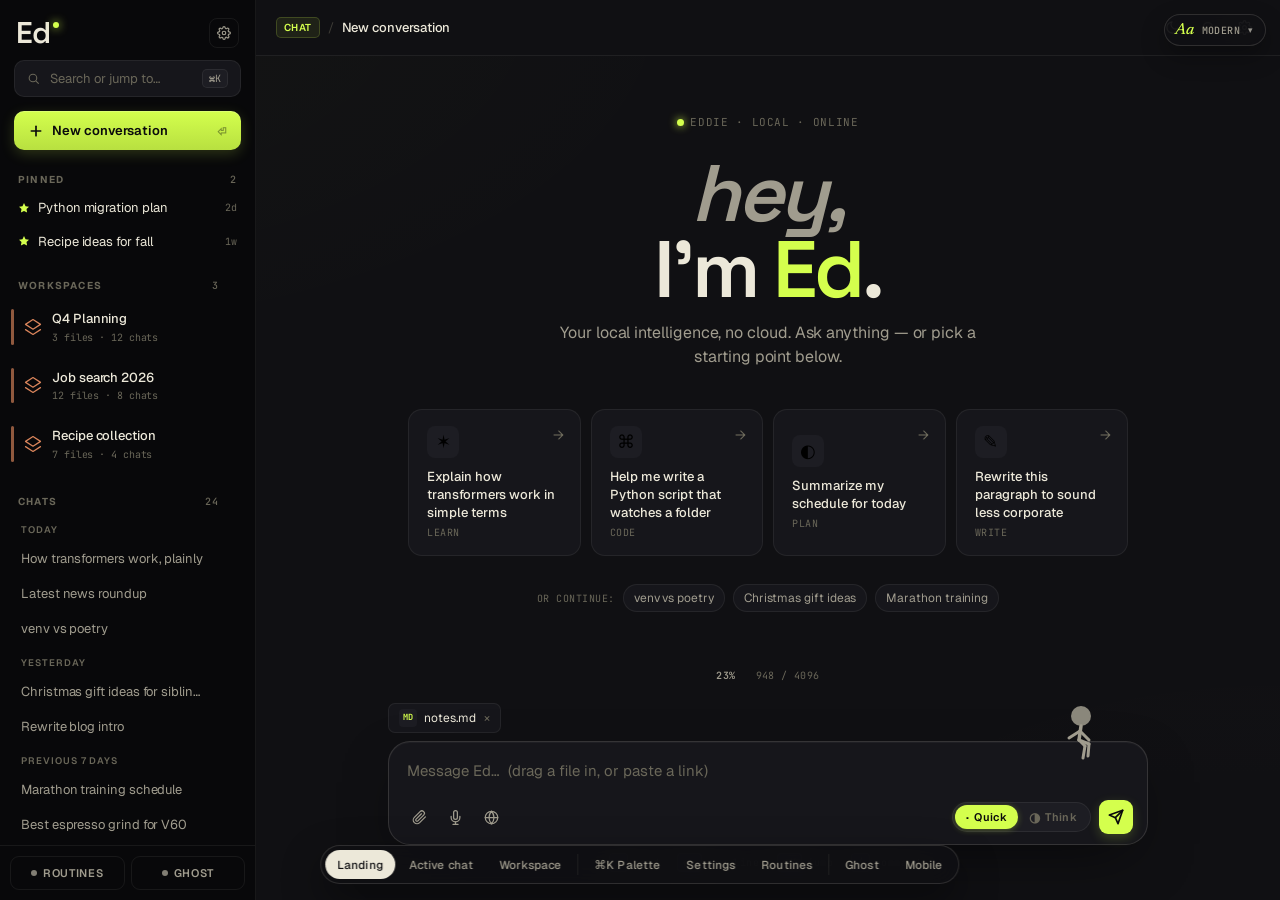
<file: web/Ed v2.html>
<!DOCTYPE html>
<html lang="en">
<head>
<meta charset="UTF-8">
<meta name="viewport" content="width=device-width, initial-scale=1.0">
<title>Ed — Studio Mode (Design Upgrade)</title>
<link rel="preconnect" href="https://fonts.googleapis.com">
<link rel="preconnect" href="https://fonts.gstatic.com" crossorigin>
<link href="https://fonts.googleapis.com/css2?family=Instrument+Serif:ital@0;1&family=Newsreader:ital,opsz,wght@0,6..72,400;0,6..72,500;1,6..72,400;1,6..72,500&family=Space+Grotesk:wght@400;500;600;700&family=Geist:wght@300;400;500;600;700&family=Manrope:wght@400;500;600;700&family=IBM+Plex+Sans:wght@400;500;600&family=JetBrains+Mono:wght@400;500;600;700&display=swap" rel="stylesheet">
<style>
/* ============================================================
   Ed — Studio Mode
   A creative upgrade. No server-call logic touched.
   ============================================================ */

:root {
  /* warm ink scale */
  --ink-0: #08080a;
  --ink-1: #101013;
  --ink-2: #16161b;
  --ink-3: #1d1d23;
  --ink-4: #26262e;
  --ink-5: #33333d;
  --line:        rgba(236, 232, 217, 0.07);
  --line-strong: rgba(236, 232, 217, 0.14);
  --hover: rgba(236, 232, 217, 0.04);

  /* text */
  --text:    #ece8d9;
  --text-2:  #a09c8e;
  --text-3:  #6a6759;

  /* signature tri-color */
  --lime:    #d4ff4d;       /* chats / Ed identity */
  --lime-dim:#9bbf2f;
  --peach:   #ff9b6a;       /* workspaces */
  --peach-dim:#c4633a;
  --violet:  #b794f6;       /* ghost protocol */
  --violet-dim:#7c3aed;

  --sky:    #7dd3fc;
  --danger: #fb7185;
  --warn:   #fbbf24;

  /* radii */
  --r-xs: 6px;
  --r-sm: 10px;
  --r-md: 14px;
  --r-lg: 20px;
  --r-xl: 28px;

  /* sizes */
  --sidebar-w: 256px;
  --header-h: 56px;
  --dock-w: 760px;

  --font-display: "Space Grotesk", -apple-system, BlinkMacSystemFont, "Segoe UI", sans-serif;
  --font-display-style: normal;
  --font-display-weight: 600;
  --font-display-letterspacing: -0.04em;
  --font-ui: "Geist", -apple-system, BlinkMacSystemFont, "Segoe UI", Roboto, sans-serif;
  --font-mono: "JetBrains Mono", ui-monospace, "SF Mono", Menlo, Consolas, monospace;
}

/* font themes — applied by data-font on body */
body[data-font="modern"] {
  --font-display: "Space Grotesk", -apple-system, sans-serif;
  --font-display-style: normal;
  --font-display-weight: 600;
  --font-display-letterspacing: -0.04em;
  --font-ui: "Geist", -apple-system, sans-serif;
}
body[data-font="editorial"] {
  --font-display: "Instrument Serif", "Georgia", serif;
  --font-display-style: italic;
  --font-display-weight: 400;
  --font-display-letterspacing: -0.02em;
  --font-ui: "Geist", -apple-system, sans-serif;
}
body[data-font="warm"] {
  --font-display: "Newsreader", "Georgia", serif;
  --font-display-style: italic;
  --font-display-weight: 500;
  --font-display-letterspacing: -0.015em;
  --font-ui: "IBM Plex Sans", -apple-system, sans-serif;
}
body[data-font="mono"] {
  --font-display: "JetBrains Mono", ui-monospace, monospace;
  --font-display-style: italic;
  --font-display-weight: 600;
  --font-display-letterspacing: -0.04em;
  --font-ui: "Geist", -apple-system, sans-serif;
}
body[data-font="clean"] {
  --font-display: "Manrope", -apple-system, sans-serif;
  --font-display-style: normal;
  --font-display-weight: 700;
  --font-display-letterspacing: -0.045em;
  --font-ui: "Manrope", -apple-system, sans-serif;
}

/* light theme */
body.theme-light {
  --ink-0: #fffefa;
  --ink-1: #f7f4ec;
  --ink-2: #f1ede2;
  --ink-3: #e9e4d6;
  --ink-4: #ddd6c4;
  --ink-5: #c8c0ac;
  --line: rgba(20,18,12,0.08);
  --line-strong: rgba(20,18,12,0.16);
  --hover: rgba(20,18,12,0.04);
  --text: #1a1814;
  --text-2: #595541;
  --text-3: #8a8470;
  --lime: #5d7a0f;
  --lime-dim: #889e3e;
  --peach: #cc5a26;
  --violet: #6d4ad8;
}

* { box-sizing: border-box; }
[hidden] { display: none !important; }
html, body { margin:0; padding:0; height:100%; }
body {
  font-family: var(--font-ui);
  font-size: 14px;
  line-height: 1.5;
  color: var(--text);
  background: var(--ink-1);
  background-image:
    radial-gradient(ellipse 1200px 600px at 0% 0%, rgba(212,255,77,0.025), transparent 60%),
    radial-gradient(ellipse 800px 400px at 100% 100%, rgba(255,155,106,0.018), transparent 60%);
  letter-spacing: -0.005em;
  overflow: hidden;
}

button { font-family: inherit; cursor: pointer; }
input, textarea, select { font-family: inherit; }
:focus-visible { outline: 2px solid var(--lime); outline-offset: 2px; border-radius: 4px; }

/* ============================================================
   APP SHELL
   ============================================================ */
.app {
  display: grid;
  grid-template-columns: var(--sidebar-w) 1fr;
  grid-template-rows: 1fr;
  height: 100vh;
  position: relative;
  overflow: hidden;
}

/* ============================================================
   SIDEBAR
   ============================================================ */
.sidebar {
  background: var(--ink-0);
  border-right: 1px solid var(--line);
  display: flex;
  flex-direction: column;
  min-height: 0;
}

.sidebar-top {
  padding: 18px 16px 12px;
  display: flex;
  align-items: center;
  justify-content: space-between;
  gap: 8px;
}
.wordmark {
  font-family: var(--font-display);
  font-style: var(--font-display-style);
  font-weight: var(--font-display-weight);
  letter-spacing: var(--font-display-letterspacing);
  font-size: 30px;
  color: var(--text);
  line-height: 1;
  letter-spacing: -0.02em;
  position: relative;
  user-select: none;
}
.wordmark::after {
  content: "";
  position: absolute;
  right: -8px; top: 4px;
  width: 6px; height: 6px; border-radius: 50%;
  background: var(--lime);
  box-shadow: 0 0 10px var(--lime);
}

.sidebar-icon-btn {
  width: 30px; height: 30px;
  display: inline-flex; align-items: center; justify-content: center;
  background: transparent; border: 1px solid var(--line);
  border-radius: 8px;
  color: var(--text-2);
  transition: all 120ms ease;
}
.sidebar-icon-btn:hover { color: var(--text); background: var(--hover); border-color: var(--line-strong); }
.sidebar-icon-btn .kbd { font-family: var(--font-mono); font-size: 9px; letter-spacing: 0.5px; }

.cmdk-trigger {
  margin: 0 14px 14px;
  display: flex; align-items: center; gap: 10px;
  padding: 8px 12px;
  background: var(--ink-2);
  border: 1px solid var(--line);
  border-radius: var(--r-sm);
  color: var(--text-3);
  font-size: 13px;
  cursor: pointer;
  transition: all 120ms ease;
}
.cmdk-trigger:hover { border-color: var(--line-strong); color: var(--text-2); }
.cmdk-trigger .cmdk-kbd {
  margin-left: auto;
  font-family: var(--font-mono); font-size: 10px;
  background: var(--ink-3); border: 1px solid var(--line);
  padding: 2px 6px; border-radius: 5px;
  color: var(--text-2);
}

.new-btn {
  margin: 0 14px 16px;
  padding: 11px 14px;
  background: linear-gradient(180deg, var(--lime) 0%, #b8e040 100%);
  color: #0a0a0c;
  border: none;
  border-radius: var(--r-sm);
  font-weight: 600;
  font-size: 13px;
  display: flex; align-items: center; gap: 8px;
  transition: all 150ms ease;
  box-shadow: 0 1px 0 rgba(255,255,255,0.2) inset, 0 4px 14px rgba(212,255,77,0.18);
  letter-spacing: -0.005em;
}
.new-btn:hover { transform: translateY(-1px); box-shadow: 0 1px 0 rgba(255,255,255,0.2) inset, 0 6px 20px rgba(212,255,77,0.28); }
.new-btn .plus { width: 16px; height: 16px; stroke-width: 2.5; }
.new-btn .arrow { margin-left: auto; opacity: 0.4; font-size: 11px; }

.sidebar-scroll {
  flex: 1;
  overflow-y: auto;
  padding: 0 8px 16px;
  scrollbar-width: thin;
  scrollbar-color: var(--ink-4) transparent;
}
.sidebar-scroll::-webkit-scrollbar { width: 6px; }
.sidebar-scroll::-webkit-scrollbar-thumb { background: var(--ink-4); border-radius: 3px; }

.sb-section { margin-bottom: 14px; }
.sb-section-head {
  display: flex; align-items: center; gap: 6px;
  padding: 6px 10px 4px;
  color: var(--text-3);
  font-size: 10px; font-weight: 700;
  letter-spacing: 0.12em; text-transform: uppercase;
}
.sb-section-head .count {
  margin-left: auto;
  font-family: var(--font-mono); font-size: 10px;
  color: var(--text-3); font-weight: 500;
}
.sb-section-head .head-action {
  background: transparent; border: none;
  color: var(--text-3); font-size: 14px;
  padding: 0 2px; line-height: 1;
  opacity: 0; transition: opacity 120ms;
}
.sb-section:hover .head-action { opacity: 1; }
.sb-section-head .head-action:hover { color: var(--text); }

/* ── pinned star row ── */
.pin-row {
  display: flex; align-items: center; gap: 8px;
  padding: 7px 10px;
  border-radius: 8px;
  color: var(--text);
  font-size: 13px;
  cursor: pointer;
  transition: background 120ms;
}
.pin-row:hover { background: var(--hover); }
.pin-row .star { color: var(--lime); flex-shrink: 0; }
.pin-row .pin-title {
  overflow: hidden; text-overflow: ellipsis; white-space: nowrap; flex: 1;
}
.pin-row .pin-meta { font-family: var(--font-mono); font-size: 10px; color: var(--text-3); }

/* ── workspace cards ── */
.ws-list { display: flex; flex-direction: column; gap: 3px; padding: 2px; }
.ws-card {
  position: relative;
  display: flex; align-items: center; gap: 10px;
  padding: 9px 11px 9px 13px;
  border-radius: 10px;
  background: transparent;
  border: 1px solid transparent;
  cursor: pointer;
  transition: all 130ms ease;
  overflow: hidden;
}
.ws-card::before {
  content: "";
  position: absolute; left: 0; top: 9px; bottom: 9px;
  width: 3px; border-radius: 2px;
  background: var(--peach);
  opacity: 0.55;
  transition: opacity 130ms;
}
.ws-card:hover { background: var(--hover); }
.ws-card:hover::before { opacity: 1; }
.ws-card.active { background: rgba(255,155,106,0.06); border-color: rgba(255,155,106,0.18); }
.ws-card.active::before { opacity: 1; }
.ws-card .ws-icon {
  width: 18px; height: 18px; flex-shrink: 0;
  color: var(--peach);
  opacity: 0.85;
}
.ws-card .ws-body { flex: 1; min-width: 0; }
.ws-card .ws-title {
  font-size: 13px; font-weight: 500; color: var(--text);
  overflow: hidden; text-overflow: ellipsis; white-space: nowrap;
}
.ws-card .ws-meta {
  font-family: var(--font-mono); font-size: 10px;
  color: var(--text-3); margin-top: 1px;
  letter-spacing: -0.01em;
}

/* ── chat rows ── */
.chat-list { display: flex; flex-direction: column; padding: 0 2px; }
.chat-time { 
  font-size: 9.5px; font-weight: 600; letter-spacing: 0.1em;
  text-transform: uppercase; color: var(--text-3);
  padding: 10px 11px 4px;
}
.chat-row {
  display: flex; align-items: center; gap: 8px;
  padding: 7px 11px;
  border-radius: 8px;
  color: var(--text-2);
  font-size: 13px;
  cursor: pointer;
  position: relative;
  transition: background 120ms, color 120ms;
}
.chat-row:hover { background: var(--hover); color: var(--text); }
.chat-row.active {
  background: rgba(212,255,77,0.06);
  color: var(--text);
}
.chat-row.active::before {
  content: "";
  position: absolute; left: 3px; top: 50%; transform: translateY(-50%);
  width: 3px; height: 16px; border-radius: 2px;
  background: var(--lime);
  box-shadow: 0 0 8px rgba(212,255,77,0.4);
}
.chat-row .chat-title {
  flex: 1; overflow: hidden; text-overflow: ellipsis; white-space: nowrap;
  font-weight: 400;
}
.chat-row.active .chat-title { font-weight: 500; }
.chat-row .chat-dots {
  opacity: 0; padding: 2px 4px; background: transparent;
  border: none; color: var(--text-3); border-radius: 4px;
}
.chat-row:hover .chat-dots { opacity: 1; }
.chat-row .chat-dots:hover { background: var(--ink-3); color: var(--text); }

/* ── sidebar footer ── */
.sidebar-footer {
  border-top: 1px solid var(--line);
  padding: 10px;
  display: flex; gap: 6px;
}
.sf-btn {
  flex: 1; display: inline-flex; align-items: center; justify-content: center; gap: 6px;
  background: transparent; border: 1px solid var(--line);
  color: var(--text-2);
  padding: 9px 10px;
  border-radius: 9px;
  font-size: 11px; font-weight: 600;
  letter-spacing: 0.06em; text-transform: uppercase;
  transition: all 120ms ease;
}
.sf-btn:hover { color: var(--text); border-color: var(--line-strong); }
.sf-btn.ghost-on { color: var(--violet); border-color: rgba(183,148,246,0.35); background: rgba(183,148,246,0.06); }
.sf-btn .dot {
  width: 6px; height: 6px; border-radius: 50%;
  background: currentColor;
  opacity: 0.8;
}

/* ============================================================
   MAIN
   ============================================================ */
.main {
  display: flex; flex-direction: column;
  min-width: 0;
  min-height: 0;
  height: 100%;
  position: relative;
}

/* ── header ── */
.head {
  height: var(--header-h);
  display: flex; align-items: center;
  padding: 0 20px;
  border-bottom: 1px solid var(--line);
  gap: 12px;
  background: var(--ink-1);
  flex-shrink: 0;
}
.head-l { display: flex; align-items: center; gap: 8px; min-width: 0; flex: 1; }
.menu-btn {
  display: none; width: 32px; height: 32px;
  align-items: center; justify-content: center;
  background: transparent; border: none;
  color: var(--text-2); border-radius: 8px;
}
.menu-btn:hover { background: var(--hover); color: var(--text); }

.crumbs {
  display: flex; align-items: center; gap: 8px;
  font-size: 13px; color: var(--text-2);
  min-width: 0;
}
.crumb-sep { color: var(--text-3); opacity: 0.5; }
.crumb-current {
  color: var(--text);
  font-weight: 500;
  overflow: hidden; text-overflow: ellipsis; white-space: nowrap;
  max-width: 480px;
}
.crumb-badge {
  display: inline-flex; align-items: center; gap: 4px;
  padding: 2px 7px; border-radius: 5px;
  background: rgba(212,255,77,0.08); color: var(--lime);
  font-size: 10px; font-weight: 600; letter-spacing: 0.04em;
  text-transform: uppercase;
  border: 1px solid rgba(212,255,77,0.18);
}
.crumb-badge.workspace { background: rgba(255,155,106,0.08); color: var(--peach); border-color: rgba(255,155,106,0.22); }
.crumb-badge.ghost { background: rgba(183,148,246,0.10); color: var(--violet); border-color: rgba(183,148,246,0.25); }

.head-r { display: flex; align-items: center; gap: 4px; }
.icon-btn {
  width: 32px; height: 32px;
  display: inline-flex; align-items: center; justify-content: center;
  background: transparent; border: none;
  color: var(--text-2); border-radius: 8px;
  transition: all 120ms;
}
.icon-btn:hover { background: var(--hover); color: var(--text); }

/* ============================================================
   RESOURCES STRIP (workspace mode)
   ============================================================ */
.resources {
  padding: 14px 24px;
  border-bottom: 1px solid var(--line);
  background:
    linear-gradient(180deg, rgba(255,155,106,0.025) 0%, transparent 100%);
}
.res-head {
  display: flex; align-items: center; gap: 10px;
  margin-bottom: 10px;
}
.res-label {
  display: inline-flex; align-items: center; gap: 6px;
  font-size: 11px; font-weight: 700; letter-spacing: 0.1em;
  text-transform: uppercase; color: var(--peach);
}
.res-label::before {
  content: ""; width: 8px; height: 8px; border-radius: 2px;
  background: var(--peach);
}
.res-count { font-family: var(--font-mono); font-size: 11px; color: var(--text-3); }
.res-add {
  margin-left: auto;
  display: inline-flex; align-items: center; gap: 6px;
  padding: 4px 10px; border-radius: 6px;
  background: transparent; border: 1px dashed var(--line-strong);
  color: var(--text-2); font-size: 11px; font-weight: 500;
  transition: all 120ms;
}
.res-add:hover { color: var(--peach); border-color: var(--peach); }

.res-grid {
  display: grid;
  grid-template-columns: repeat(auto-fill, minmax(200px, 1fr));
  gap: 8px;
}
.res-card {
  display: flex; align-items: center; gap: 10px;
  padding: 10px 12px;
  background: var(--ink-2);
  border: 1px solid var(--line);
  border-radius: var(--r-sm);
  text-align: left;
  transition: all 130ms ease;
  cursor: pointer;
  position: relative;
}
.res-card:hover { border-color: var(--peach); background: rgba(255,155,106,0.04); transform: translateY(-1px); }
.res-card:hover .res-open { opacity: 1; }
.res-icon {
  width: 30px; height: 30px;
  display: inline-flex; align-items: center; justify-content: center;
  background: var(--ink-3); border-radius: 8px;
  font-family: var(--font-mono); font-size: 10px;
  font-weight: 700; color: var(--peach);
  flex-shrink: 0;
}
.res-icon.pdf { color: #fca5a5; }
.res-icon.md { color: var(--sky); }
.res-icon.py { color: var(--lime-dim); }
.res-icon.img { color: var(--violet); }
.res-body { flex: 1; min-width: 0; }
.res-name { font-size: 13px; color: var(--text); overflow: hidden; text-overflow: ellipsis; white-space: nowrap; font-weight: 500; }
.res-meta { font-family: var(--font-mono); font-size: 10px; color: var(--text-3); margin-top: 1px; }
.res-open {
  position: absolute; right: 8px; top: 8px;
  font-size: 10px; color: var(--peach);
  opacity: 0; transition: opacity 120ms;
}

/* ============================================================
   CHAT CONTAINER
   ============================================================ */
.scroll {
  flex: 1;
  min-height: 0;
  overflow-y: auto;
  scrollbar-width: thin;
  scrollbar-color: var(--ink-4) transparent;
  position: relative;
}
.scroll::-webkit-scrollbar { width: 8px; }
.scroll::-webkit-scrollbar-thumb { background: var(--ink-4); border-radius: 4px; }

.chat-area {
  max-width: 780px;
  margin: 0 auto;
  padding: 32px 28px 24px;
  display: flex; flex-direction: column; gap: 28px;
}

/* ── landing ── */
.landing {
  display: flex; flex-direction: column; align-items: center;
  justify-content: center; flex: 1;
  padding: 40px 28px;
  text-align: center;
  min-height: 100%;
}
.landing-inner { max-width: 720px; width: 100%; }
.landing-eyebrow {
  display: inline-flex; align-items: center; gap: 6px;
  font-family: var(--font-mono); font-size: 11px;
  color: var(--text-3); letter-spacing: 0.06em;
  margin-bottom: 24px;
}
.landing-eyebrow .pulse {
  width: 7px; height: 7px; border-radius: 50%;
  background: var(--lime);
  box-shadow: 0 0 8px var(--lime);
  animation: pulse 2s ease-in-out infinite;
}
@keyframes pulse {
  0%, 100% { opacity: 1; transform: scale(1); }
  50% { opacity: 0.5; transform: scale(0.85); }
}

.landing h1 {
  font-family: var(--font-display);
  font-style: var(--font-display-style);
  font-size: 80px;
  line-height: 0.95;
  margin: 0 0 14px;
  color: var(--text);
  font-weight: var(--font-display-weight);
  letter-spacing: var(--font-display-letterspacing);
}
.landing h1 .greet { color: var(--text-2); font-style: italic; }
.landing h1 .name { color: var(--lime); }
.landing .sub {
  font-size: 16px; color: var(--text-2);
  margin: 0 0 40px;
  max-width: 460px;
  margin-left: auto; margin-right: auto;
}

.landing-chips {
  display: grid;
  grid-template-columns: repeat(auto-fit, minmax(170px, 1fr));
  gap: 10px;
  margin-bottom: 28px;
}
.landing-chip {
  text-align: left;
  padding: 16px 18px;
  background: var(--ink-2);
  border: 1px solid var(--line);
  border-radius: var(--r-md);
  cursor: pointer;
  transition: all 160ms ease;
  position: relative;
  overflow: hidden;
}
.landing-chip:hover {
  border-color: var(--line-strong);
  background: var(--ink-3);
  transform: translateY(-2px);
}
.landing-chip:hover .chip-arrow { transform: translateX(2px); color: var(--lime); }
.landing-chip .chip-icon {
  font-size: 18px;
  width: 32px; height: 32px;
  display: inline-flex; align-items: center; justify-content: center;
  background: var(--ink-3); border-radius: 8px;
  margin-bottom: 10px;
}
.landing-chip .chip-title {
  font-size: 13px; font-weight: 500; color: var(--text);
  line-height: 1.4;
}
.landing-chip .chip-cat {
  font-family: var(--font-mono); font-size: 10px;
  color: var(--text-3); margin-top: 4px;
  letter-spacing: 0.05em; text-transform: uppercase;
}
.landing-chip .chip-arrow {
  position: absolute; top: 16px; right: 16px;
  color: var(--text-3); font-size: 14px;
  transition: all 160ms;
}

.recent-row {
  display: flex; gap: 8px;
  align-items: center;
  font-size: 12px; color: var(--text-3);
  margin-top: 8px;
  flex-wrap: wrap;
  justify-content: center;
}
.recent-row .recent-label { font-family: var(--font-mono); letter-spacing: 0.05em; text-transform: uppercase; font-size: 10px; }
.recent-link {
  color: var(--text-2);
  padding: 4px 10px;
  border-radius: 100px;
  border: 1px solid var(--line);
  background: var(--ink-2);
  text-decoration: none;
  transition: all 120ms;
  font-size: 12px;
}
.recent-link:hover { color: var(--lime); border-color: rgba(212,255,77,0.3); }

/* ── messages ── */
.msg-block { display: flex; flex-direction: column; gap: 8px; }
.msg-meta {
  display: flex; align-items: center; gap: 8px;
  font-size: 11px; color: var(--text-3);
  font-family: var(--font-mono);
  letter-spacing: 0.02em;
}
.msg-meta.right { justify-content: flex-end; }
.msg-meta .sender { color: var(--text-2); font-weight: 600; font-family: var(--font-ui); font-size: 12px; letter-spacing: 0; }
.msg-meta .sender.ed { color: var(--lime); font-family: var(--font-display); font-style: var(--font-display-style); font-size: 14px; font-weight: var(--font-display-weight); letter-spacing: var(--font-display-letterspacing); }

/* user bubble */
.user-msg {
  align-self: flex-end;
  max-width: 78%;
  padding: 12px 16px;
  background: var(--ink-3);
  border: 1px solid var(--line);
  border-radius: 14px 14px 4px 14px;
  font-size: 14px;
  line-height: 1.55;
  white-space: pre-wrap;
  position: relative;
  transition: border-color 120ms;
}
.user-msg:hover { border-color: var(--line-strong); }
.user-msg .msg-actions {
  position: absolute; top: -10px; right: 10px;
  display: flex; gap: 2px;
  background: var(--ink-2); border: 1px solid var(--line);
  border-radius: 7px; padding: 2px;
  opacity: 0; transition: opacity 120ms;
}
.user-msg:hover .msg-actions { opacity: 1; }
.msg-actions button {
  width: 22px; height: 22px;
  background: transparent; border: none;
  color: var(--text-3); border-radius: 4px;
  display: inline-flex; align-items: center; justify-content: center;
  font-size: 11px;
}
.msg-actions button:hover { background: var(--ink-4); color: var(--text); }

/* markdown preview/edit pill on user message */
.user-msg .pe-toggle {
  display: inline-flex;
  font-family: var(--font-mono); font-size: 9px;
  margin-bottom: 6px;
  background: var(--ink-4); border-radius: 5px;
  padding: 1px;
  gap: 1px;
  font-weight: 600;
  letter-spacing: 0.04em;
}
.user-msg .pe-toggle span {
  padding: 2px 7px; border-radius: 4px;
  color: var(--text-3); cursor: pointer;
}
.user-msg .pe-toggle span.on { background: var(--ink-1); color: var(--text); }

.user-msg .attached-pill {
  display: inline-flex; align-items: center; gap: 6px;
  padding: 4px 8px;
  background: var(--ink-2); border: 1px solid var(--line);
  border-radius: 6px;
  font-size: 11px; color: var(--text-2);
  margin-bottom: 8px;
  font-family: var(--font-mono);
}

/* bot message */
.bot-msg {
  font-size: 14.5px; line-height: 1.65;
  color: var(--text);
  max-width: 100%;
}
.bot-msg p { margin: 0 0 12px; }
.bot-msg p:last-child { margin-bottom: 0; }
.bot-msg strong { color: var(--text); font-weight: 600; }
.bot-msg em { font-style: italic; color: var(--text-2); }
.bot-msg h2 {
  font-family: var(--font-display);
  font-style: var(--font-display-style); font-weight: var(--font-display-weight);
  font-size: 22px;
  margin: 24px 0 10px;
  color: var(--text);
  letter-spacing: var(--font-display-letterspacing);
}
.bot-msg ul { padding-left: 22px; margin: 0 0 12px; }
.bot-msg li { margin-bottom: 4px; }
.bot-msg li::marker { color: var(--lime); }
.bot-msg code:not(pre code) {
  font-family: var(--font-mono);
  background: var(--ink-3);
  padding: 1px 6px;
  border-radius: 4px;
  font-size: 12.5px;
  color: var(--lime);
  border: 1px solid var(--line);
}

/* code card */
.code-card {
  background: var(--ink-0);
  border: 1px solid var(--line);
  border-radius: var(--r-md);
  margin: 14px 0;
  overflow: hidden;
}
.code-card-head {
  display: flex; align-items: center; gap: 10px;
  padding: 8px 12px;
  border-bottom: 1px solid var(--line);
  background: var(--ink-2);
}
.code-card-dots { display: flex; gap: 5px; }
.code-card-dots span { width: 9px; height: 9px; border-radius: 50%; background: var(--ink-5); }
.code-card-name {
  font-family: var(--font-mono); font-size: 11px; color: var(--text-2);
}
.code-card-lang {
  font-family: var(--font-mono); font-size: 9px; font-weight: 600;
  letter-spacing: 0.08em; text-transform: uppercase;
  color: var(--text-3);
  padding: 2px 6px; border-radius: 4px;
  background: var(--ink-3); margin-left: auto;
}
.code-card-open {
  font-family: var(--font-ui); font-size: 11px;
  color: var(--lime); font-weight: 600;
  background: transparent; border: none;
}
.code-card pre {
  margin: 0;
  padding: 14px 16px;
  font-family: var(--font-mono);
  font-size: 12.5px;
  line-height: 1.6;
  overflow-x: auto;
  color: var(--text);
}
.code-card .kw { color: var(--violet); }
.code-card .str { color: var(--peach); }
.code-card .num { color: var(--sky); }
.code-card .cm { color: var(--text-3); font-style: italic; }
.code-card .fn { color: var(--lime); }

/* thread followup inline */
.thread-line {
  display: flex; align-items: center; gap: 8px;
  margin: 12px 0;
  padding: 8px 12px;
  border-left: 2px solid var(--lime);
  background: rgba(212,255,77,0.04);
  border-radius: 0 8px 8px 0;
  font-size: 13px;
  color: var(--text-2);
}
.thread-line .thread-icon { color: var(--lime); font-family: var(--font-mono); font-size: 12px; }
.thread-line .thread-q { color: var(--text); font-style: italic; }

/* research blob */
.blob-bar {
  display: flex; flex-wrap: wrap; gap: 6px;
  margin-bottom: 10px;
}
.blob-pill {
  display: inline-flex; align-items: center; gap: 6px;
  padding: 4px 10px;
  background: var(--ink-2); border: 1px solid var(--line);
  border-radius: 100px;
  font-size: 11px; color: var(--text-2);
  font-family: var(--font-mono);
}
.blob-pill .blob-icon { color: var(--lime); font-size: 10px; }
.blob-pill.thinking .blob-icon { animation: spin 1.5s linear infinite; }
@keyframes spin { to { transform: rotate(360deg); } }

/* msg actions row below bot message */
.bot-actions {
  display: flex; gap: 4px;
  margin-top: 8px;
  opacity: 0; transition: opacity 150ms;
}
.msg-block:hover .bot-actions { opacity: 1; }
.bot-actions button {
  display: inline-flex; align-items: center; gap: 5px;
  padding: 4px 8px;
  background: transparent; border: 1px solid transparent;
  border-radius: 6px;
  color: var(--text-3);
  font-size: 11px; font-family: var(--font-mono);
}
.bot-actions button:hover { background: var(--ink-3); color: var(--text); border-color: var(--line); }

/* ============================================================
   CONTEXT METER (horizontal segmented bar above dock)
   ============================================================ */
.ctx-bar {
  max-width: var(--dock-w);
  margin: 0 auto;
  padding: 0 28px 8px;
  display: flex; align-items: center; gap: 10px;
  font-family: var(--font-mono);
  font-size: 10px;
  color: var(--text-3);
  letter-spacing: 0.04em;
  cursor: pointer;
}
.ctx-bar:hover .ctx-track { background: var(--ink-3); }
.ctx-bar:hover .ctx-pct { color: var(--text); }
.ctx-track {
  flex: 1; height: 6px;
  background: var(--ink-2);
  border-radius: 3px;
  overflow: hidden;
  display: flex;
  transition: background 120ms;
}
.ctx-seg { height: 100%; transition: filter 120ms; }
.ctx-seg.system   { background: var(--sky); }
.ctx-seg.history  { background: var(--lime); }
.ctx-seg.files    { background: var(--peach); }
.ctx-seg.rag      { background: var(--violet); }
.ctx-seg.user_turn{ background: var(--warn); }
.ctx-pct { color: var(--text-2); font-weight: 600; transition: color 120ms; }
.ctx-tokens { color: var(--text-3); }

/* expanded context panel */
.ctx-panel {
  display: none;
  max-width: var(--dock-w);
  margin: 0 auto 10px;
  padding: 14px 18px;
  background: var(--ink-2);
  border: 1px solid var(--line);
  border-radius: var(--r-md);
}
.ctx-panel.open { display: block; }
.ctx-panel-grid {
  display: grid; grid-template-columns: repeat(auto-fit, minmax(110px, 1fr));
  gap: 14px 18px;
  margin-bottom: 12px;
}
.ctx-stat .label {
  display: flex; align-items: center; gap: 6px;
  font-size: 10px; font-family: var(--font-mono);
  color: var(--text-3); letter-spacing: 0.06em;
  text-transform: uppercase;
  margin-bottom: 4px;
}
.ctx-stat .label .swatch { width: 8px; height: 8px; border-radius: 2px; }
.ctx-stat .val { font-family: var(--font-mono); font-size: 14px; color: var(--text); font-weight: 600; }
.ctx-stat .val .of { color: var(--text-3); font-weight: 400; font-size: 11px; }
.ctx-actions { display: flex; gap: 6px; }
.ctx-action {
  flex: 1; padding: 7px 10px;
  background: var(--ink-3); border: 1px solid var(--line);
  border-radius: 7px;
  color: var(--text-2); font-size: 11px; font-weight: 600;
  letter-spacing: 0.04em; text-transform: uppercase;
}
.ctx-action:hover { color: var(--text); border-color: var(--line-strong); }
.ctx-action.danger:hover { color: var(--danger); border-color: rgba(251,113,133,0.3); }

/* ============================================================
   INPUT DOCK
   ============================================================ */
.dock-wrap {
  padding: 12px 28px 28px;
  position: relative;
  background:
    linear-gradient(180deg, transparent 0%, var(--ink-1) 40%);
}

.attached-row {
  max-width: var(--dock-w);
  margin: 0 auto 8px;
  display: flex; gap: 6px; flex-wrap: wrap;
}
.file-chip {
  display: inline-flex; align-items: center; gap: 7px;
  padding: 5px 8px 5px 10px;
  background: var(--ink-2);
  border: 1px solid var(--line);
  border-radius: 7px;
  font-size: 12px; color: var(--text);
}
.file-chip .file-icon {
  width: 18px; height: 18px;
  background: var(--ink-3); border-radius: 4px;
  display: inline-flex; align-items: center; justify-content: center;
  font-family: var(--font-mono); font-size: 8.5px; font-weight: 700;
  color: var(--lime);
}
.file-chip .file-x {
  background: transparent; border: none; color: var(--text-3);
  padding: 0 2px; font-size: 12px; line-height: 1;
}
.file-chip .file-x:hover { color: var(--danger); }

.dock {
  position: relative;
  max-width: var(--dock-w);
  margin: 0 auto;
  background: var(--ink-2);
  border: 1px solid var(--line-strong);
  border-radius: 22px;
  padding: 12px 14px 10px;
  box-shadow:
    0 1px 0 rgba(255,255,255,0.04) inset,
    0 20px 60px -20px rgba(0,0,0,0.6);
  transition: border-color 180ms;
}
.dock:focus-within {
  border-color: rgba(212,255,77,0.35);
  box-shadow:
    0 1px 0 rgba(255,255,255,0.04) inset,
    0 0 0 4px rgba(212,255,77,0.06),
    0 20px 60px -20px rgba(0,0,0,0.6);
}

.dock textarea {
  width: 100%;
  background: transparent; border: none; outline: none;
  resize: none;
  font-size: 15px;
  color: var(--text);
  font-family: var(--font-ui);
  line-height: 1.5;
  padding: 6px 4px 8px;
  max-height: 200px;
}
.dock textarea::placeholder { color: var(--text-3); }

.dock-actions {
  display: flex; align-items: center; gap: 4px;
  padding-top: 4px;
}
.dock-btn {
  width: 32px; height: 32px;
  display: inline-flex; align-items: center; justify-content: center;
  background: transparent; border: 1px solid transparent;
  border-radius: 8px;
  color: var(--text-2);
  transition: all 120ms;
}
.dock-btn:hover { background: var(--ink-3); color: var(--text); }
.dock-btn.active { color: var(--lime); }

.think-toggle {
  display: inline-flex; align-items: center;
  background: var(--ink-3); border: 1px solid var(--line);
  border-radius: 100px;
  padding: 2px;
  margin-left: auto;
  position: relative;
}
.think-toggle button {
  display: inline-flex; align-items: center; gap: 5px;
  padding: 5px 11px;
  background: transparent; border: none;
  color: var(--text-3); font-size: 11px; font-weight: 600;
  border-radius: 100px;
  letter-spacing: 0.03em;
  transition: color 140ms;
}
.think-toggle button.active {
  color: #0a0a0c;
  background: var(--lime);
  box-shadow: 0 1px 6px rgba(212,255,77,0.3);
}
.think-toggle button .ic { font-size: 13px; line-height: 1; }

.send-btn {
  width: 34px; height: 34px;
  display: inline-flex; align-items: center; justify-content: center;
  background: var(--lime);
  border: none; border-radius: 9px;
  color: #0a0a0c;
  margin-left: 4px;
  box-shadow: 0 4px 12px rgba(212,255,77,0.2);
  transition: all 140ms;
}
.send-btn:hover { transform: translateY(-1px); box-shadow: 0 6px 16px rgba(212,255,77,0.32); }
.send-btn svg { width: 16px; height: 16px; }

/* ── stickman on top of dock ── */
.stickman {
  position: absolute;
  bottom: calc(100% - 26px);
  right: 32px;
  width: 60px; height: 62px;
  color: var(--text-2);
  z-index: 2;
  pointer-events: none;
}
.stickman svg { width: 100%; height: 100%; }

/* dock hint */
.dock-hint {
  max-width: var(--dock-w);
  margin: 8px auto 0;
  display: flex; justify-content: center; gap: 18px;
  font-family: var(--font-mono); font-size: 10px;
  color: var(--text-3); letter-spacing: 0.05em;
}
.dock-hint .kbd-chip {
  display: inline-flex; align-items: center; gap: 5px;
}
.dock-hint .kbd-chip span {
  background: var(--ink-3); border: 1px solid var(--line);
  padding: 1px 5px; border-radius: 4px;
  font-size: 10px;
}

/* ============================================================
   COMMAND PALETTE
   ============================================================ */
.palette-overlay {
  position: fixed; inset: 0;
  background: rgba(8,8,10,0.65);
  backdrop-filter: blur(8px);
  -webkit-backdrop-filter: blur(8px);
  z-index: 500;
  display: none;
  align-items: flex-start;
  justify-content: center;
  padding-top: 14vh;
}
.palette-overlay.open { display: flex; animation: paletteFade 180ms ease; }
@keyframes paletteFade {
  from { opacity: 0; }
  to { opacity: 1; }
}
.palette {
  width: min(640px, 92vw);
  background: var(--ink-2);
  border: 1px solid var(--line-strong);
  border-radius: var(--r-md);
  overflow: hidden;
  box-shadow: 0 30px 80px rgba(0,0,0,0.6);
  animation: paletteSlide 220ms cubic-bezier(0.3, 0.8, 0.3, 1);
}
@keyframes paletteSlide {
  from { transform: translateY(-12px) scale(0.98); opacity: 0; }
  to { transform: translateY(0) scale(1); opacity: 1; }
}
.palette-search {
  display: flex; align-items: center; gap: 12px;
  padding: 16px 20px;
  border-bottom: 1px solid var(--line);
}
.palette-search input {
  flex: 1;
  background: transparent; border: none; outline: none;
  font-size: 17px; color: var(--text);
  font-family: var(--font-ui);
}
.palette-search input::placeholder { color: var(--text-3); }
.palette-search .esc {
  font-family: var(--font-mono); font-size: 10px;
  background: var(--ink-3); border: 1px solid var(--line);
  padding: 2px 6px; border-radius: 4px; color: var(--text-3);
}
.palette-list { max-height: 360px; overflow-y: auto; padding: 8px; }
.pal-group { margin-bottom: 4px; }
.pal-group-label {
  padding: 6px 12px 4px;
  font-size: 10px; font-weight: 700; letter-spacing: 0.1em;
  text-transform: uppercase; color: var(--text-3);
  font-family: var(--font-mono);
}
.pal-item {
  display: flex; align-items: center; gap: 12px;
  padding: 9px 12px;
  border-radius: 8px;
  font-size: 14px; color: var(--text);
  cursor: pointer;
}
.pal-item.sel { background: var(--ink-3); }
.pal-item:hover { background: var(--ink-3); }
.pal-item .pal-icon {
  width: 22px; height: 22px;
  display: inline-flex; align-items: center; justify-content: center;
  font-size: 14px;
  color: var(--text-2);
  flex-shrink: 0;
}
.pal-item .pal-icon.lime { color: var(--lime); }
.pal-item .pal-icon.peach { color: var(--peach); }
.pal-item .pal-title { flex: 1; }
.pal-item .pal-sub { color: var(--text-3); font-size: 12px; }
.pal-item .pal-shortcut {
  font-family: var(--font-mono); font-size: 10px;
  color: var(--text-3);
}
.palette-foot {
  display: flex; align-items: center; gap: 14px;
  padding: 8px 16px;
  border-top: 1px solid var(--line);
  font-family: var(--font-mono); font-size: 10px;
  color: var(--text-3);
}
.palette-foot span b {
  color: var(--text-2); font-weight: 600;
  background: var(--ink-3); border: 1px solid var(--line);
  padding: 1px 5px; border-radius: 4px; margin-right: 4px;
}

/* ============================================================
   SETTINGS PANEL (slide from right)
   ============================================================ */
.settings-overlay {
  position: fixed; inset: 0;
  background: rgba(8,8,10,0.55);
  backdrop-filter: blur(6px);
  z-index: 480;
  display: none;
}
.settings-overlay.open { display: block; }
.settings-panel {
  position: fixed; top: 0; right: 0; bottom: 0;
  width: min(440px, 100vw);
  background: var(--ink-1);
  border-left: 1px solid var(--line-strong);
  z-index: 490;
  display: none;
  flex-direction: column;
  box-shadow: -20px 0 60px rgba(0,0,0,0.4);
}
.settings-panel.open { display: flex; }
.s-head {
  display: flex; align-items: center; gap: 10px;
  padding: 16px 20px;
  border-bottom: 1px solid var(--line);
}
.s-head h2 {
  margin: 0;
  font-family: var(--font-display); font-style: var(--font-display-style);
  font-size: 28px; font-weight: var(--font-display-weight); color: var(--text);
  letter-spacing: var(--font-display-letterspacing);
}
.s-head .close { margin-left: auto; }
.s-tabs {
  display: flex; gap: 2px;
  padding: 4px;
  margin: 12px 16px 0;
  background: var(--ink-2);
  border-radius: 9px;
}
.s-tab {
  flex: 1;
  padding: 6px 10px;
  background: transparent; border: none;
  border-radius: 6px;
  color: var(--text-3); font-size: 12px; font-weight: 600;
  letter-spacing: 0.03em;
  transition: all 120ms;
}
.s-tab.active { background: var(--ink-3); color: var(--text); }
.s-body { flex: 1; overflow-y: auto; padding: 20px; }
.s-section { margin-bottom: 28px; }
.s-section-title {
  font-family: var(--font-display); font-style: var(--font-display-style);
  font-size: 18px; font-weight: var(--font-display-weight);
  color: var(--text); margin: 0 0 14px;
  letter-spacing: var(--font-display-letterspacing);
}
.s-row {
  display: flex; flex-direction: column; gap: 6px;
  margin-bottom: 16px;
}
.s-row-head {
  display: flex; align-items: center; gap: 10px;
}
.s-row-label {
  font-size: 13px; font-weight: 500; color: var(--text);
  flex: 1;
}
.s-row-hint { font-size: 12px; color: var(--text-2); line-height: 1.4; }
.s-toggle {
  width: 38px; height: 22px;
  background: var(--ink-3);
  border: 1px solid var(--line);
  border-radius: 100px;
  padding: 2px;
  position: relative;
  transition: all 160ms;
}
.s-toggle .thumb {
  width: 16px; height: 16px;
  background: var(--text-2);
  border-radius: 50%;
  transition: all 180ms cubic-bezier(0.3, 0.8, 0.4, 1.2);
}
.s-toggle.on { background: var(--lime); border-color: var(--lime); }
.s-toggle.on .thumb { transform: translateX(16px); background: #0a0a0c; }

.s-range {
  display: flex; align-items: center; gap: 12px;
}
.s-range .track {
  flex: 1; height: 4px; border-radius: 2px;
  background: var(--ink-3);
  position: relative;
}
.s-range .fill {
  position: absolute; top: 0; bottom: 0; left: 0;
  background: var(--lime); border-radius: 2px;
}
.s-range .thumb {
  position: absolute; top: 50%; transform: translate(-50%, -50%);
  width: 14px; height: 14px; border-radius: 50%;
  background: var(--text); border: 2px solid var(--lime);
}
.s-range .val {
  font-family: var(--font-mono); font-size: 12px; color: var(--text);
  min-width: 28px; text-align: right; font-weight: 600;
}

.memory-list { display: flex; flex-direction: column; gap: 6px; margin-bottom: 8px; }
.mem-item {
  display: flex; align-items: center; gap: 8px;
  padding: 8px 10px;
  background: var(--ink-2); border: 1px solid var(--line);
  border-radius: 8px;
  font-size: 13px; color: var(--text);
}
.mem-item .mem-x {
  margin-left: auto; background: transparent; border: none;
  color: var(--text-3); font-size: 13px;
}
.mem-item .mem-x:hover { color: var(--danger); }
.mem-add-row {
  display: flex; gap: 6px;
}
.mem-add-row input {
  flex: 1;
  background: var(--ink-2); border: 1px solid var(--line);
  color: var(--text); border-radius: 7px;
  padding: 8px 10px; font-size: 12.5px;
  outline: none;
}
.mem-add-row input:focus { border-color: var(--lime); }
.mem-add-btn {
  padding: 0 12px;
  background: var(--ink-3); border: 1px solid var(--line);
  color: var(--text); border-radius: 7px;
  font-size: 16px;
}

.s-danger {
  margin-top: 12px;
  padding: 16px;
  border: 1px solid rgba(251,113,133,0.25);
  background: rgba(251,113,133,0.04);
  border-radius: 10px;
}
.s-danger-title {
  font-family: var(--font-display); font-style: var(--font-display-style);
  font-weight: var(--font-display-weight);
  font-size: 17px; color: var(--danger); margin: 0 0 6px;
  letter-spacing: var(--font-display-letterspacing);
}
.s-danger-hint { font-size: 12px; color: var(--text-2); margin-bottom: 10px; line-height: 1.4; }
.s-danger-btn {
  padding: 7px 14px;
  background: var(--danger); border: none;
  color: white; border-radius: 7px;
  font-size: 12px; font-weight: 600;
}

/* ============================================================
   ROUTINES PAGE
   ============================================================ */
.routines-page {
  position: fixed; inset: 0;
  background: var(--ink-1);
  z-index: 470;
  display: none;
  flex-direction: column;
}
.routines-page.open { display: flex; }
.rt-head {
  display: flex; align-items: center; gap: 14px;
  padding: 20px 28px;
  border-bottom: 1px solid var(--line);
}
.rt-head h2 {
  margin: 0; font-family: var(--font-display); font-style: var(--font-display-style);
  font-size: 36px; font-weight: var(--font-display-weight); letter-spacing: var(--font-display-letterspacing);
}
.rt-head .sub { font-size: 13px; color: var(--text-2); margin-left: 4px; }
.rt-close { margin-left: auto; }

.rt-body {
  flex: 1; overflow-y: auto;
  display: grid;
  grid-template-columns: 400px 1fr;
  gap: 0;
  min-height: 0;
}
.rt-form {
  padding: 24px;
  border-right: 1px solid var(--line);
  background: var(--ink-0);
  overflow-y: auto;
}
.rt-form h3 {
  font-family: var(--font-display); font-style: var(--font-display-style); font-size: 22px;
  font-weight: var(--font-display-weight); letter-spacing: var(--font-display-letterspacing); margin: 0 0 18px;
}
.rt-field { margin-bottom: 14px; }
.rt-label { font-size: 11px; font-weight: 700; letter-spacing: 0.08em; text-transform: uppercase; color: var(--text-3); margin-bottom: 6px; display: block; }
.rt-input {
  width: 100%;
  padding: 9px 12px;
  background: var(--ink-2); border: 1px solid var(--line);
  border-radius: 8px;
  font-size: 13px; color: var(--text);
  outline: none; transition: border-color 120ms;
}
.rt-input:focus { border-color: var(--lime); }
.rt-input.tarea { min-height: 64px; resize: vertical; font-family: var(--font-ui); }
.rt-segment {
  display: flex; gap: 4px; padding: 3px;
  background: var(--ink-2); border: 1px solid var(--line);
  border-radius: 8px;
}
.rt-segment button {
  flex: 1; padding: 6px 10px;
  background: transparent; border: none;
  color: var(--text-3); font-size: 12px; font-weight: 600;
  border-radius: 6px;
}
.rt-segment button.active { background: var(--ink-3); color: var(--text); }
.rt-time-row { display: flex; gap: 8px; }
.rt-save {
  width: 100%;
  margin-top: 8px;
  padding: 11px;
  background: var(--lime); color: #0a0a0c;
  border: none; border-radius: 9px;
  font-size: 13px; font-weight: 600;
  letter-spacing: 0.01em;
  box-shadow: 0 4px 14px rgba(212,255,77,0.18);
}

.rt-list {
  padding: 24px;
  overflow-y: auto;
}
.rt-list-head {
  display: flex; align-items: center; gap: 10px;
  margin-bottom: 16px;
  font-family: var(--font-mono); font-size: 11px;
  color: var(--text-3); letter-spacing: 0.06em; text-transform: uppercase;
}
.rt-list-head .count {
  background: var(--ink-3); padding: 2px 7px; border-radius: 4px; color: var(--text);
}
.rt-list-head .filter {
  margin-left: auto;
  display: flex; gap: 4px;
}
.rt-list-head .filter button {
  background: transparent; border: 1px solid var(--line);
  padding: 3px 9px; border-radius: 5px;
  color: var(--text-2); font-size: 10px; letter-spacing: 0.04em;
  font-family: var(--font-mono); text-transform: uppercase;
}
.rt-list-head .filter button.active { background: var(--ink-3); color: var(--text); border-color: var(--line-strong); }

.rt-cat { margin-bottom: 22px; }
.rt-cat-title {
  font-family: var(--font-display); font-style: var(--font-display-style);
  font-weight: var(--font-display-weight); letter-spacing: var(--font-display-letterspacing);
  font-size: 18px; margin: 0 0 10px; color: var(--text-2);
}

.rt-card {
  display: grid;
  grid-template-columns: 6px 60px 1fr auto;
  align-items: center;
  gap: 14px;
  padding: 14px 16px 14px 0;
  background: var(--ink-2);
  border: 1px solid var(--line);
  border-radius: var(--r-md);
  margin-bottom: 8px;
  overflow: hidden;
  transition: border-color 130ms;
}
.rt-card:hover { border-color: var(--line-strong); }
.rt-card .accent {
  height: 100%;
  background: var(--lime);
}
.rt-card.weekly .accent { background: var(--peach); }
.rt-card.monthly .accent { background: var(--violet); }
.rt-card.once .accent { background: var(--sky); }
.rt-card .time {
  font-family: var(--font-mono); font-size: 18px;
  color: var(--text); font-weight: 600;
  letter-spacing: -0.02em;
}
.rt-card .time .ampm { font-size: 11px; color: var(--text-3); margin-left: 2px; }
.rt-card .body { min-width: 0; }
.rt-card .name { font-size: 14px; font-weight: 600; color: var(--text); margin-bottom: 2px; }
.rt-card .prompt { font-size: 12px; color: var(--text-2); overflow: hidden; text-overflow: ellipsis; white-space: nowrap; }
.rt-card .meta { font-family: var(--font-mono); font-size: 10px; color: var(--text-3); margin-top: 3px; letter-spacing: 0.04em; text-transform: uppercase; }
.rt-card .toggle-icon {
  width: 36px; height: 22px;
  background: var(--lime); border-radius: 100px;
  position: relative; padding: 2px;
  margin-right: 6px;
}
.rt-card .toggle-icon::after {
  content: ""; position: absolute; top: 2px; left: 16px;
  width: 16px; height: 16px;
  background: #0a0a0c; border-radius: 50%;
}
.rt-card.off .toggle-icon { background: var(--ink-3); }
.rt-card.off .toggle-icon::after { left: 2px; background: var(--text-3); }
.rt-card.off { opacity: 0.6; }

/* ============================================================
   DRAG-DROP OVERLAY
   ============================================================ */
.drop-overlay {
  position: absolute; inset: 0;
  display: none;
  align-items: center; justify-content: center;
  background: rgba(212,255,77,0.06);
  border: 2px dashed var(--lime);
  border-radius: 12px;
  margin: 14px;
  z-index: 100;
  pointer-events: none;
}
.drop-overlay.show { display: flex; }
.drop-content {
  text-align: center;
}
.drop-content .icon {
  font-size: 48px; color: var(--lime);
  margin-bottom: 8px;
}
.drop-content h3 {
  font-family: var(--font-display); font-style: var(--font-display-style);
  font-weight: var(--font-display-weight); letter-spacing: var(--font-display-letterspacing);
  font-size: 28px; margin: 0 0 6px; color: var(--text);
}
.drop-content p { color: var(--text-2); margin: 0; font-size: 13px; }

/* ============================================================
   GHOST MODE
   ============================================================ */
body.ghost-active {
  background-image:
    radial-gradient(ellipse 1000px 600px at 30% 0%, rgba(183,148,246,0.10), transparent 60%),
    radial-gradient(ellipse 800px 400px at 70% 100%, rgba(124,58,237,0.08), transparent 60%);
}
body.ghost-active {
  --lime: var(--violet);
  --lime-dim: var(--violet-dim);
}
body.ghost-active .wordmark::after { background: var(--violet); box-shadow: 0 0 10px var(--violet); }

/* ============================================================
   FONT PICKER
   ============================================================ */
.font-picker {
  position: fixed;
  top: 14px; right: 14px;
  z-index: 610;
  font-family: var(--font-ui);
}
.fp-toggle {
  display: inline-flex; align-items: center; gap: 8px;
  padding: 7px 12px 7px 10px;
  background: rgba(16,16,19,0.85);
  backdrop-filter: blur(16px);
  -webkit-backdrop-filter: blur(16px);
  border: 1px solid var(--line-strong);
  border-radius: 100px;
  color: var(--text);
  font-size: 12px;
  font-weight: 500;
  box-shadow: 0 10px 24px rgba(0,0,0,0.3);
}
.fp-toggle:hover { border-color: var(--lime); color: var(--lime); }
.fp-aa {
  font-family: "Newsreader", serif;
  font-style: italic;
  font-size: 16px;
  line-height: 1;
  color: var(--lime);
}
.fp-chev { font-size: 9px; opacity: 0.6; }
.fp-current { font-family: var(--font-mono); font-size: 10px; letter-spacing: 0.04em; text-transform: uppercase; color: var(--text-2); }
body.ghost-active .fp-aa { color: var(--violet); }

.fp-menu {
  position: absolute;
  top: calc(100% + 6px); right: 0;
  width: 260px;
  background: rgba(16,16,19,0.96);
  backdrop-filter: blur(16px);
  -webkit-backdrop-filter: blur(16px);
  border: 1px solid var(--line-strong);
  border-radius: var(--r-md);
  padding: 8px;
  box-shadow: 0 24px 60px rgba(0,0,0,0.5);
  animation: fpMenuIn 160ms cubic-bezier(0.3, 0.8, 0.3, 1);
}
@keyframes fpMenuIn {
  from { opacity: 0; transform: translateY(-4px) scale(0.97); }
  to { opacity: 1; transform: translateY(0) scale(1); }
}
.fp-menu-title {
  padding: 6px 10px 8px;
  font-size: 10px; font-weight: 700;
  letter-spacing: 0.1em; text-transform: uppercase;
  color: var(--text-3);
  font-family: var(--font-mono);
}
.fp-opt {
  display: grid;
  grid-template-columns: 1fr auto;
  align-items: center;
  gap: 2px 14px;
  width: 100%;
  padding: 10px 12px;
  background: transparent;
  border: 1px solid transparent;
  border-radius: 8px;
  text-align: left;
  color: var(--text);
  transition: all 130ms ease;
  margin-bottom: 2px;
}
.fp-opt:hover { background: var(--ink-3); border-color: var(--line); }
.fp-opt.active { background: rgba(212,255,77,0.06); border-color: rgba(212,255,77,0.25); }
.fp-opt-name {
  font-size: 16px;
  color: var(--text);
  grid-column: 1;
  line-height: 1.1;
}
.fp-opt-sample {
  grid-column: 2;
  grid-row: 1 / span 2;
  color: var(--lime);
  align-self: center;
}
.fp-opt-meta {
  grid-column: 1;
  font-family: var(--font-mono);
  font-size: 10px;
  color: var(--text-3);
  letter-spacing: 0.02em;
  margin-top: 1px;
}

@media (max-width: 720px) {
  .font-picker { top: 10px; right: 10px; }
  .fp-current { display: none; }
  .fp-menu { width: 240px; }
}

/* ============================================================
   SCENE SWITCHER (the floating preview chrome)
   ============================================================ */
.switcher {
  position: fixed;
  bottom: 16px; left: 50%;
  transform: translateX(-50%);
  background: rgba(16,16,19,0.85);
  backdrop-filter: blur(16px);
  -webkit-backdrop-filter: blur(16px);
  border: 1px solid var(--line-strong);
  border-radius: 100px;
  padding: 4px;
  display: flex;
  gap: 2px;
  z-index: 600;
  box-shadow: 0 16px 40px rgba(0,0,0,0.4);
  font-family: var(--font-ui);
}
.switcher button {
  padding: 7px 12px;
  background: transparent;
  border: none;
  border-radius: 100px;
  color: var(--text-2);
  font-size: 11.5px;
  font-weight: 500;
  letter-spacing: 0.01em;
  white-space: nowrap;
  transition: all 130ms;
}
.switcher button:hover { color: var(--text); }
.switcher button.active {
  background: var(--text);
  color: var(--ink-1);
}
body.ghost-active .switcher button.active { background: var(--violet); color: var(--ink-0); }

.switcher .div {
  width: 1px; background: var(--line); margin: 4px 2px;
}

/* ============================================================
   MOBILE
   ============================================================ */
body.is-mobile .app {
  grid-template-columns: 1fr;
}
body.is-mobile .sidebar {
  position: fixed; top: 0; left: 0; bottom: 0;
  width: 280px;
  z-index: 300;
  transform: translateX(-100%);
  box-shadow: 8px 0 24px rgba(0,0,0,0.4);
  transition: transform 220ms ease;
}
body.is-mobile .sidebar.open { transform: translateX(0); }
body.is-mobile .menu-btn { display: inline-flex; }
body.is-mobile .landing h1 { font-size: 56px; }
body.is-mobile .head { padding: 0 14px; }
body.is-mobile .chat-area { padding: 24px 16px 12px; }
body.is-mobile .dock-wrap { padding: 8px 14px 18px; }
body.is-mobile .ctx-bar { padding: 0 14px 8px; font-size: 9.5px; }
body.is-mobile .landing-chips { grid-template-columns: 1fr 1fr; }
body.is-mobile .stickman { right: 16px; width: 50px; }
body.is-mobile .crumb-current { max-width: 180px; }
body.is-mobile .head-r .icon-btn.hide-mobile { display: none; }

@media (max-width: 720px) {
  .app { grid-template-columns: 1fr; }
  .sidebar {
    position: fixed; top: 0; left: 0; bottom: 0;
    width: 280px; z-index: 300;
    transform: translateX(-100%);
    transition: transform 220ms ease;
  }
  .sidebar.open { transform: translateX(0); }
  .menu-btn { display: inline-flex; }
  .landing h1 { font-size: 56px; }
  .head { padding: 0 14px; }
  .chat-area { padding: 24px 16px 12px; }
  .dock-wrap { padding: 8px 14px 18px; }
  .landing-chips { grid-template-columns: 1fr 1fr; }
  .stickman { right: 16px; width: 50px; }
  .switcher { padding: 3px; }
  .switcher button { padding: 6px 9px; font-size: 11px; }
  .rt-body { grid-template-columns: 1fr; }
  .crumb-current { max-width: 180px; }
}

</style>
</head>
<body class="theme-dark" data-font="modern" data-screen-label="Ed Studio Mode">

<!-- ============================================================
     SIDEBAR
     ============================================================ -->
<div class="app">
  <aside class="sidebar" id="sidebar">
    <div class="sidebar-top">
      <span class="wordmark">Ed</span>
      <button class="sidebar-icon-btn" id="closeMobileSidebar" title="Settings" aria-label="Settings" onclick="openSettings()">
        <svg width="14" height="14" viewBox="0 0 24 24" fill="none" stroke="currentColor" stroke-width="2" stroke-linecap="round" stroke-linejoin="round"><circle cx="12" cy="12" r="3"/><path d="M19.4 15a1.65 1.65 0 0 0 .33 1.82l.06.06a2 2 0 0 1 0 2.83 2 2 0 0 1-2.83 0l-.06-.06a1.65 1.65 0 0 0-1.82-.33 1.65 1.65 0 0 0-1 1.51V21a2 2 0 0 1-2 2 2 2 0 0 1-2-2v-.09A1.65 1.65 0 0 0 9 19.4a1.65 1.65 0 0 0-1.82.33l-.06.06a2 2 0 0 1-2.83 0 2 2 0 0 1 0-2.83l.06-.06a1.65 1.65 0 0 0 .33-1.82 1.65 1.65 0 0 0-1.51-1H3a2 2 0 0 1-2-2 2 2 0 0 1 2-2h.09A1.65 1.65 0 0 0 4.6 9a1.65 1.65 0 0 0-.33-1.82l-.06-.06a2 2 0 0 1 0-2.83 2 2 0 0 1 2.83 0l.06.06a1.65 1.65 0 0 0 1.82.33H9a1.65 1.65 0 0 0 1-1.51V3a2 2 0 0 1 2-2 2 2 0 0 1 2 2v.09a1.65 1.65 0 0 0 1 1.51 1.65 1.65 0 0 0 1.82-.33l.06-.06a2 2 0 0 1 2.83 0 2 2 0 0 1 0 2.83l-.06.06a1.65 1.65 0 0 0-.33 1.82V9a1.65 1.65 0 0 0 1.51 1H21a2 2 0 0 1 2 2 2 2 0 0 1-2 2h-.09a1.65 1.65 0 0 0-1.51 1z"/></svg>
      </button>
    </div>

    <button class="cmdk-trigger" onclick="openPalette()">
      <svg width="13" height="13" viewBox="0 0 24 24" fill="none" stroke="currentColor" stroke-width="2" stroke-linecap="round" stroke-linejoin="round"><circle cx="11" cy="11" r="7"/><path d="m21 21-4.3-4.3"/></svg>
      Search or jump to…
      <span class="cmdk-kbd">⌘K</span>
    </button>

    <button class="new-btn" id="newBtn">
      <svg class="plus" viewBox="0 0 24 24" fill="none" stroke="currentColor" stroke-linecap="round" stroke-linejoin="round"><line x1="12" y1="5" x2="12" y2="19"/><line x1="5" y1="12" x2="19" y2="12"/></svg>
      New conversation
      <span class="arrow">⏎</span>
    </button>

    <div class="sidebar-scroll">
      <!-- PINNED -->
      <div class="sb-section">
        <div class="sb-section-head">
          <span>Pinned</span>
          <span class="count">2</span>
        </div>
        <div class="pin-row">
          <svg class="star" width="12" height="12" viewBox="0 0 24 24" fill="currentColor"><polygon points="12 2 15.09 8.26 22 9.27 17 14.14 18.18 21.02 12 17.77 5.82 21.02 7 14.14 2 9.27 8.91 8.26 12 2"/></svg>
          <span class="pin-title">Python migration plan</span>
          <span class="pin-meta">2d</span>
        </div>
        <div class="pin-row">
          <svg class="star" width="12" height="12" viewBox="0 0 24 24" fill="currentColor"><polygon points="12 2 15.09 8.26 22 9.27 17 14.14 18.18 21.02 12 17.77 5.82 21.02 7 14.14 2 9.27 8.91 8.26 12 2"/></svg>
          <span class="pin-title">Recipe ideas for fall</span>
          <span class="pin-meta">1w</span>
        </div>
      </div>

      <!-- WORKSPACES -->
      <div class="sb-section">
        <div class="sb-section-head">
          <span>Workspaces</span>
          <span class="count">3</span>
          <button class="head-action" title="New workspace">+</button>
        </div>
        <div class="ws-list">
          <div class="ws-card" id="ws-q4">
            <svg class="ws-icon" viewBox="0 0 24 24" fill="none" stroke="currentColor" stroke-width="1.6" stroke-linecap="round" stroke-linejoin="round"><polygon points="12 2 22 8.5 12 15 2 8.5 12 2"/><polyline points="2 15.5 12 22 22 15.5"/></svg>
            <div class="ws-body">
              <div class="ws-title">Q4 Planning</div>
              <div class="ws-meta">3 files · 12 chats</div>
            </div>
          </div>
          <div class="ws-card" id="ws-job">
            <svg class="ws-icon" viewBox="0 0 24 24" fill="none" stroke="currentColor" stroke-width="1.6" stroke-linecap="round" stroke-linejoin="round"><polygon points="12 2 22 8.5 12 15 2 8.5 12 2"/><polyline points="2 15.5 12 22 22 15.5"/></svg>
            <div class="ws-body">
              <div class="ws-title">Job search 2026</div>
              <div class="ws-meta">12 files · 8 chats</div>
            </div>
          </div>
          <div class="ws-card" id="ws-recipe">
            <svg class="ws-icon" viewBox="0 0 24 24" fill="none" stroke="currentColor" stroke-width="1.6" stroke-linecap="round" stroke-linejoin="round"><polygon points="12 2 22 8.5 12 15 2 8.5 12 2"/><polyline points="2 15.5 12 22 22 15.5"/></svg>
            <div class="ws-body">
              <div class="ws-title">Recipe collection</div>
              <div class="ws-meta">7 files · 4 chats</div>
            </div>
          </div>
        </div>
      </div>

      <!-- CHATS -->
      <div class="sb-section">
        <div class="sb-section-head">
          <span>Chats</span>
          <span class="count">24</span>
          <button class="head-action" title="New chat">+</button>
        </div>
        <div class="chat-list">
          <div class="chat-time">Today</div>
          <div class="chat-row active" id="chat-transformer">
            <span class="chat-title">How transformers work, plainly</span>
            <button class="chat-dots">⋯</button>
          </div>
          <div class="chat-row">
            <span class="chat-title">Latest news roundup</span>
            <button class="chat-dots">⋯</button>
          </div>
          <div class="chat-row">
            <span class="chat-title">venv vs poetry</span>
            <button class="chat-dots">⋯</button>
          </div>
          <div class="chat-time">Yesterday</div>
          <div class="chat-row">
            <span class="chat-title">Christmas gift ideas for siblings</span>
            <button class="chat-dots">⋯</button>
          </div>
          <div class="chat-row">
            <span class="chat-title">Rewrite blog intro</span>
            <button class="chat-dots">⋯</button>
          </div>
          <div class="chat-time">Previous 7 Days</div>
          <div class="chat-row">
            <span class="chat-title">Marathon training schedule</span>
            <button class="chat-dots">⋯</button>
          </div>
          <div class="chat-row">
            <span class="chat-title">Best espresso grind for V60</span>
            <button class="chat-dots">⋯</button>
          </div>
          <div class="chat-row">
            <span class="chat-title">SQL window functions cheat</span>
            <button class="chat-dots">⋯</button>
          </div>
        </div>
      </div>
    </div>

    <div class="sidebar-footer">
      <button class="sf-btn" id="routinesBtn" onclick="openRoutines()">
        <span class="dot"></span>
        Routines
      </button>
      <button class="sf-btn" id="ghostBtn" onclick="toggleGhost()">
        <span class="dot"></span>
        Ghost
      </button>
    </div>
  </aside>

  <!-- ============================================================
       MAIN
       ============================================================ -->
  <main class="main">
    <header class="head">
      <div class="head-l">
        <button class="menu-btn" onclick="toggleSidebar()" aria-label="Menu">
          <svg width="18" height="18" viewBox="0 0 24 24" fill="none" stroke="currentColor" stroke-width="2" stroke-linecap="round" stroke-linejoin="round"><line x1="3" y1="12" x2="21" y2="12"/><line x1="3" y1="6" x2="21" y2="6"/><line x1="3" y1="18" x2="21" y2="18"/></svg>
        </button>
        <div class="crumbs" id="crumbs">
          <span class="crumb-badge" id="modeBadge">Chat</span>
          <span class="crumb-sep">/</span>
          <span class="crumb-current" id="crumbTitle">How transformers work, plainly</span>
        </div>
      </div>
      <div class="head-r">
        <button class="icon-btn hide-mobile" title="Toggle theme" onclick="toggleTheme()" aria-label="Theme">
          <svg width="15" height="15" viewBox="0 0 24 24" fill="none" stroke="currentColor" stroke-width="2" stroke-linecap="round" stroke-linejoin="round"><path d="M21 12.79A9 9 0 1 1 11.21 3 7 7 0 0 0 21 12.79z"/></svg>
        </button>
        <button class="icon-btn" title="Open palette" onclick="openPalette()" aria-label="Palette">
          <svg width="15" height="15" viewBox="0 0 24 24" fill="none" stroke="currentColor" stroke-width="2" stroke-linecap="round" stroke-linejoin="round"><circle cx="11" cy="11" r="7"/><path d="m21 21-4.3-4.3"/></svg>
        </button>
        <button class="icon-btn" title="Settings" onclick="openSettings()" aria-label="Settings">
          <svg width="15" height="15" viewBox="0 0 24 24" fill="none" stroke="currentColor" stroke-width="2" stroke-linecap="round" stroke-linejoin="round"><circle cx="12" cy="12" r="3"/><path d="M19.4 15a1.65 1.65 0 0 0 .33 1.82l.06.06a2 2 0 0 1 0 2.83 2 2 0 0 1-2.83 0l-.06-.06a1.65 1.65 0 0 0-1.82-.33 1.65 1.65 0 0 0-1 1.51V21a2 2 0 0 1-2 2 2 2 0 0 1-2-2v-.09A1.65 1.65 0 0 0 9 19.4a1.65 1.65 0 0 0-1.82.33l-.06.06a2 2 0 0 1-2.83 0 2 2 0 0 1 0-2.83l.06-.06a1.65 1.65 0 0 0 .33-1.82 1.65 1.65 0 0 0-1.51-1H3a2 2 0 0 1-2-2 2 2 0 0 1 2-2h.09A1.65 1.65 0 0 0 4.6 9a1.65 1.65 0 0 0-.33-1.82l-.06-.06a2 2 0 0 1 0-2.83 2 2 0 0 1 2.83 0l.06.06a1.65 1.65 0 0 0 1.82.33H9a1.65 1.65 0 0 0 1-1.51V3a2 2 0 0 1 2-2 2 2 0 0 1 2 2v.09a1.65 1.65 0 0 0 1 1.51 1.65 1.65 0 0 0 1.82-.33l.06-.06a2 2 0 0 1 2.83 0 2 2 0 0 1 0 2.83l-.06.06a1.65 1.65 0 0 0-.33 1.82V9a1.65 1.65 0 0 0 1.51 1H21a2 2 0 0 1 2 2 2 2 0 0 1-2 2h-.09a1.65 1.65 0 0 0-1.51 1z"/></svg>
        </button>
      </div>
    </header>

    <!-- Resources strip (workspace only) -->
    <section class="resources" id="resources" hidden>
      <div class="res-head">
        <span class="res-label">Resources</span>
        <span class="res-count">12 files · 8.4 MB</span>
        <button class="res-add">
          <svg width="11" height="11" viewBox="0 0 24 24" fill="none" stroke="currentColor" stroke-width="2.5"><line x1="12" y1="5" x2="12" y2="19"/><line x1="5" y1="12" x2="19" y2="12"/></svg>
          Add file
        </button>
      </div>
      <div class="res-grid">
        <button class="res-card" onclick="openFile('resume.pdf')">
          <span class="res-icon pdf">PDF</span>
          <span class="res-body">
            <span class="res-name">2026_resume_v3.pdf</span>
            <span class="res-meta">142 KB · today</span>
          </span>
          <span class="res-open">Open ↗</span>
        </button>
        <button class="res-card" onclick="openFile('cover.md')">
          <span class="res-icon md">MD</span>
          <span class="res-body">
            <span class="res-name">cover_letter_draft.md</span>
            <span class="res-meta">8 KB · 2h ago</span>
          </span>
          <span class="res-open">Open ↗</span>
        </button>
        <button class="res-card" onclick="openFile('targets.md')">
          <span class="res-icon md">MD</span>
          <span class="res-body">
            <span class="res-name">target_companies.md</span>
            <span class="res-meta">3 KB · yesterday</span>
          </span>
          <span class="res-open">Open ↗</span>
        </button>
        <button class="res-card" onclick="openFile('research.py')">
          <span class="res-icon py">PY</span>
          <span class="res-body">
            <span class="res-name">scrape_jobs.py</span>
            <span class="res-meta">12 KB · 3d ago</span>
          </span>
          <span class="res-open">Open ↗</span>
        </button>
        <button class="res-card" onclick="openFile('linkedin.png')">
          <span class="res-icon img">IMG</span>
          <span class="res-body">
            <span class="res-name">linkedin_headshot.png</span>
            <span class="res-meta">2.1 MB · 1w ago</span>
          </span>
          <span class="res-open">Open ↗</span>
        </button>
        <button class="res-card" onclick="openFile('notes.md')">
          <span class="res-icon md">MD</span>
          <span class="res-body">
            <span class="res-name">interview_notes.md</span>
            <span class="res-meta">21 KB · 4d ago</span>
          </span>
          <span class="res-open">Open ↗</span>
        </button>
      </div>
    </section>

    <!-- Drop overlay -->
    <div class="drop-overlay" id="dropOverlay">
      <div class="drop-content">
        <svg class="icon" width="48" height="48" viewBox="0 0 24 24" fill="none" stroke="currentColor" stroke-width="1.5" stroke-linecap="round" stroke-linejoin="round"><path d="M21 15v4a2 2 0 0 1-2 2H5a2 2 0 0 1-2-2v-4"/><polyline points="17 8 12 3 7 8"/><line x1="12" y1="3" x2="12" y2="15"/></svg>
        <h3>Drop to attach</h3>
        <p>Files will be added to this conversation</p>
      </div>
    </div>

    <!-- Scroll area: landing or chat -->
    <div class="scroll" id="scroll">

      <!-- LANDING -->
      <section class="landing" id="landing">
        <div class="landing-inner">
          <div class="landing-eyebrow">
            <span class="pulse"></span>
            <span>EDDIE · LOCAL · ONLINE</span>
          </div>
          <h1>
            <span class="greet">hey,</span><br>
            I'm <span class="name">Ed</span>.
          </h1>
          <p class="sub">Your local intelligence, no cloud. Ask anything — or pick a starting point below.</p>

          <div class="landing-chips">
            <button class="landing-chip" onclick="setScene('chat-active')">
              <span class="chip-icon">✶</span>
              <div class="chip-title">Explain how transformers work in simple terms</div>
              <div class="chip-cat">LEARN</div>
              <span class="chip-arrow">→</span>
            </button>
            <button class="landing-chip">
              <span class="chip-icon">⌘</span>
              <div class="chip-title">Help me write a Python script that watches a folder</div>
              <div class="chip-cat">CODE</div>
              <span class="chip-arrow">→</span>
            </button>
            <button class="landing-chip">
              <span class="chip-icon">◐</span>
              <div class="chip-title">Summarize my schedule for today</div>
              <div class="chip-cat">PLAN</div>
              <span class="chip-arrow">→</span>
            </button>
            <button class="landing-chip">
              <span class="chip-icon">✎</span>
              <div class="chip-title">Rewrite this paragraph to sound less corporate</div>
              <div class="chip-cat">WRITE</div>
              <span class="chip-arrow">→</span>
            </button>
          </div>

          <div class="recent-row">
            <span class="recent-label">Or continue:</span>
            <a class="recent-link" href="#">venv vs poetry</a>
            <a class="recent-link" href="#">Christmas gift ideas</a>
            <a class="recent-link" href="#">Marathon training</a>
          </div>
        </div>
      </section>

      <!-- ACTIVE CHAT -->
      <section class="chat-area" id="chatArea" hidden>

        <!-- User message 1 -->
        <div class="msg-block">
          <div class="msg-meta right">
            <span>2:14 PM</span>
            <span class="sender">You</span>
          </div>
          <div class="user-msg">
            <div class="msg-actions">
              <button title="Edit">✎</button>
              <button title="Copy">⎘</button>
              <button title="Regenerate">↻</button>
            </div>
            Explain how transformers work in simple terms. I have a CS background but never studied ML.
          </div>
        </div>

        <!-- Bot reply 1 -->
        <div class="msg-block">
          <div class="msg-meta">
            <span class="sender ed">Ed</span>
            <span>·</span>
            <span>2:14 PM</span>
            <span>·</span>
            <span>2.1s · 387 tok</span>
          </div>

          <div class="blob-bar">
            <span class="blob-pill"><span class="blob-icon">✓</span> Searched 6 sources</span>
            <span class="blob-pill"><span class="blob-icon">✓</span> Read 3 references</span>
          </div>

          <div class="bot-msg">
            <p>Think of a transformer as a <strong>conversation between every word and every other word</strong>, repeated in layers.</p>

            <h2>The core trick: attention</h2>
            <p>For each word, the model asks: <em>"of all the other words around me, which ones should I pay attention to right now?"</em> It then builds a weighted mix of those words and uses that as its new understanding of the current word.</p>

            <p>Concretely, every token produces three vectors — <code>Query</code>, <code>Key</code>, and <code>Value</code>:</p>
            <ul>
              <li><strong>Query</strong> — what am I looking for?</li>
              <li><strong>Key</strong> — what do I offer?</li>
              <li><strong>Value</strong> — what's my actual content?</li>
            </ul>

            <p>You compute <code>softmax(Q·Kᵀ / √d)·V</code> — basically a similarity-weighted average. Here's it in PyTorch:</p>

            <div class="code-card">
              <div class="code-card-head">
                <div class="code-card-dots"><span></span><span></span><span></span></div>
                <span class="code-card-name">scaled_dot_product.py</span>
                <span class="code-card-lang">PYTHON</span>
                <button class="code-card-open">Open ↗</button>
              </div>
<pre><span class="kw">import</span> torch
<span class="kw">import</span> torch.nn.functional <span class="kw">as</span> F

<span class="kw">def</span> <span class="fn">attention</span>(Q, K, V):
    <span class="cm"># Q, K, V: (batch, seq, d_model)</span>
    d_k = Q.size(-<span class="num">1</span>)
    scores = Q @ K.transpose(-<span class="num">2</span>, -<span class="num">1</span>) / (d_k ** <span class="num">0.5</span>)
    weights = F.softmax(scores, dim=-<span class="num">1</span>)
    <span class="kw">return</span> weights @ V</pre>
            </div>

            <p>Stack 6–96 of these on top of each other, sprinkle in layer norms and an MLP per layer, and you have GPT.</p>
          </div>

          <div class="bot-actions">
            <button>⎘ Copy</button>
            <button>↻ Regenerate</button>
            <button>♪ Read aloud</button>
            <button>★ Pin</button>
          </div>
        </div>

        <!-- Threaded followup inline -->
        <div class="thread-line">
          <span class="thread-icon">↳</span>
          <span>Follow-up · <span class="thread-q">"What about positional encoding?"</span></span>
        </div>

        <!-- Bot reply 2 (short) -->
        <div class="msg-block">
          <div class="msg-meta">
            <span class="sender ed">Ed</span>
            <span>·</span>
            <span>2:16 PM</span>
          </div>
          <div class="bot-msg">
            <p>Great catch — attention itself is order-blind. <strong>Positional encoding</strong> patches that by adding a unique signal to each token based on its position in the sequence. Two common flavors:</p>
            <ul>
              <li><strong>Sinusoidal</strong> (original): fixed sine/cosine waves at different frequencies — elegant, generalizes to longer sequences.</li>
              <li><strong>Learned / RoPE</strong>: position vectors the model learns (or rotation-based, as in LLaMA) — usually performs better in practice.</li>
            </ul>
            <p>The position info gets <em>added</em> to the token embeddings before they ever see attention.</p>
          </div>
        </div>

        <div style="height: 80px;"></div>
      </section>
    </div>

    <!-- Context bar (above dock) -->
    <div class="ctx-bar" id="ctxBar" onclick="toggleCtxPanel()">
      <span class="ctx-pct">23%</span>
      <div class="ctx-track">
        <div class="ctx-seg system"   style="width: 6%"></div>
        <div class="ctx-seg history"  style="width: 9%"></div>
        <div class="ctx-seg files"    style="width: 4%"></div>
        <div class="ctx-seg rag"      style="width: 3%"></div>
        <div class="ctx-seg user_turn" style="width: 1%"></div>
      </div>
      <span class="ctx-tokens">948 / 4096</span>
    </div>

    <!-- Expanded context panel -->
    <div class="ctx-panel" id="ctxPanel">
      <div class="ctx-panel-grid">
        <div class="ctx-stat">
          <div class="label"><span class="swatch" style="background: var(--sky)"></span>System</div>
          <div class="val">246 <span class="of">tok</span></div>
        </div>
        <div class="ctx-stat">
          <div class="label"><span class="swatch" style="background: var(--lime)"></span>History</div>
          <div class="val">368 <span class="of">tok</span></div>
        </div>
        <div class="ctx-stat">
          <div class="label"><span class="swatch" style="background: var(--peach)"></span>Files</div>
          <div class="val">164 <span class="of">tok</span></div>
        </div>
        <div class="ctx-stat">
          <div class="label"><span class="swatch" style="background: var(--violet)"></span>Search</div>
          <div class="val">130 <span class="of">tok</span></div>
        </div>
        <div class="ctx-stat">
          <div class="label"><span class="swatch" style="background: var(--warn)"></span>Message</div>
          <div class="val">40 <span class="of">tok</span></div>
        </div>
      </div>
      <div class="ctx-actions">
        <button class="ctx-action">⚡ Compact</button>
        <button class="ctx-action danger">⌫ Forget</button>
        <button class="ctx-action">↑ Expand 10k</button>
      </div>
    </div>

    <!-- Input dock -->
    <div class="dock-wrap">
      <div class="attached-row" id="attachedRow">
        <span class="file-chip">
          <span class="file-icon">MD</span>
          notes.md
          <button class="file-x">×</button>
        </span>
      </div>

      <div class="dock">
        <!-- Stickman (kept exactly as in original) -->
        <div class="stickman" aria-hidden="true">
          <svg viewBox="0 0 60 62" xmlns="http://www.w3.org/2000/svg">
            <g>
              <circle cx="26" cy="10" r="10" fill="currentColor" opacity="0.85"/>
              <line x1="26" y1="20" x2="24" y2="34" stroke="currentColor" stroke-width="3.5" stroke-linecap="round"/>
              <line x1="25" y1="25" x2="14" y2="32" stroke="currentColor" stroke-width="3" stroke-linecap="round"/>
              <line x1="25" y1="25" x2="34" y2="34" stroke="currentColor" stroke-width="3" stroke-linecap="round"/>
              <line x1="24" y1="34" x2="34" y2="38" stroke="currentColor" stroke-width="3" stroke-linecap="round"/>
              <line x1="34" y1="38" x2="33" y2="50" stroke="currentColor" stroke-width="3" stroke-linecap="round"/>
              <line x1="24" y1="34" x2="30" y2="40" stroke="currentColor" stroke-width="3" stroke-linecap="round"/>
              <line x1="30" y1="40" x2="28" y2="52" stroke="currentColor" stroke-width="3" stroke-linecap="round"/>
            </g>
          </svg>
        </div>

        <textarea id="dockInput" placeholder="Message Ed…  (drag a file in, or paste a link)" rows="1"></textarea>

        <div class="dock-actions">
          <button class="dock-btn" title="Attach">
            <svg width="15" height="15" viewBox="0 0 24 24" fill="none" stroke="currentColor" stroke-width="2" stroke-linecap="round" stroke-linejoin="round"><path d="M21.44 11.05l-9.19 9.19a6 6 0 0 1-8.49-8.49l9.19-9.19a4 4 0 0 1 5.66 5.66l-9.2 9.19a2 2 0 0 1-2.83-2.83l8.49-8.48"/></svg>
          </button>
          <button class="dock-btn" title="Voice">
            <svg width="15" height="15" viewBox="0 0 24 24" fill="none" stroke="currentColor" stroke-width="2" stroke-linecap="round" stroke-linejoin="round"><path d="M12 1a3 3 0 0 0-3 3v8a3 3 0 0 0 6 0V4a3 3 0 0 0-3-3z"/><path d="M19 10v2a7 7 0 0 1-14 0v-2"/><line x1="12" y1="19" x2="12" y2="23"/><line x1="8" y1="23" x2="16" y2="23"/></svg>
          </button>
          <button class="dock-btn" title="URL">
            <svg width="15" height="15" viewBox="0 0 24 24" fill="none" stroke="currentColor" stroke-width="2" stroke-linecap="round" stroke-linejoin="round"><circle cx="12" cy="12" r="10"/><line x1="2" y1="12" x2="22" y2="12"/><path d="M12 2a15.3 15.3 0 0 1 4 10 15.3 15.3 0 0 1-4 10 15.3 15.3 0 0 1-4-10 15.3 15.3 0 0 1 4-10z"/></svg>
          </button>

          <div class="think-toggle">
            <button class="active"><span class="ic">·</span> Quick</button>
            <button><span class="ic">◑</span> Think</button>
          </div>

          <button class="send-btn" title="Send">
            <svg viewBox="0 0 24 24" fill="none" stroke="currentColor" stroke-width="2.5" stroke-linecap="round" stroke-linejoin="round"><line x1="22" y1="2" x2="11" y2="13"/><polygon points="22 2 15 22 11 13 2 9 22 2"/></svg>
          </button>
        </div>
      </div>

      <div class="dock-hint">
        <span class="kbd-chip"><span>⏎</span> send</span>
        <span class="kbd-chip"><span>⇧⏎</span> new line</span>
        <span class="kbd-chip"><span>⌘K</span> jump</span>
        <span class="kbd-chip"><span>/</span> commands</span>
      </div>
    </div>
  </main>
</div>

<!-- ============================================================
     COMMAND PALETTE
     ============================================================ -->
<div class="palette-overlay" id="paletteOverlay" onclick="if(event.target===this) closePalette()">
  <div class="palette">
    <div class="palette-search">
      <svg width="17" height="17" viewBox="0 0 24 24" fill="none" stroke="currentColor" stroke-width="2" stroke-linecap="round" stroke-linejoin="round" style="color: var(--text-3);"><circle cx="11" cy="11" r="7"/><path d="m21 21-4.3-4.3"/></svg>
      <input type="text" placeholder="Type a command, search a chat, or paste a URL…" id="paletteInput">
      <span class="esc">ESC</span>
    </div>
    <div class="palette-list">
      <div class="pal-group">
        <div class="pal-group-label">Actions</div>
        <div class="pal-item sel">
          <span class="pal-icon lime">+</span>
          <span class="pal-title">New conversation</span>
          <span class="pal-shortcut">⌘N</span>
        </div>
        <div class="pal-item">
          <span class="pal-icon peach"><svg width="14" height="14" viewBox="0 0 24 24" fill="none" stroke="currentColor" stroke-width="2" stroke-linecap="round" stroke-linejoin="round"><polygon points="12 2 22 8.5 12 15 2 8.5 12 2"/></svg></span>
          <span class="pal-title">New workspace</span>
          <span class="pal-shortcut">⌘⇧N</span>
        </div>
        <div class="pal-item">
          <span class="pal-icon">⌥</span>
          <span class="pal-title">Toggle Ghost Protocol</span>
          <span class="pal-shortcut">⌘G</span>
        </div>
        <div class="pal-item">
          <span class="pal-icon">↻</span>
          <span class="pal-title">Open Routines</span>
        </div>
      </div>

      <div class="pal-group">
        <div class="pal-group-label">Recent chats</div>
        <div class="pal-item">
          <span class="pal-icon">◇</span>
          <span class="pal-title">How transformers work, plainly</span>
          <span class="pal-sub">2:14 PM</span>
        </div>
        <div class="pal-item">
          <span class="pal-icon">◇</span>
          <span class="pal-title">Latest news roundup</span>
          <span class="pal-sub">11:48 AM</span>
        </div>
        <div class="pal-item">
          <span class="pal-icon">◇</span>
          <span class="pal-title">venv vs poetry</span>
          <span class="pal-sub">9:12 AM</span>
        </div>
      </div>

      <div class="pal-group">
        <div class="pal-group-label">Workspaces</div>
        <div class="pal-item">
          <span class="pal-icon peach"><svg width="14" height="14" viewBox="0 0 24 24" fill="none" stroke="currentColor" stroke-width="2" stroke-linecap="round" stroke-linejoin="round"><polygon points="12 2 22 8.5 12 15 2 8.5 12 2"/></svg></span>
          <span class="pal-title">Q4 Planning</span>
          <span class="pal-sub">3 files</span>
        </div>
        <div class="pal-item">
          <span class="pal-icon peach"><svg width="14" height="14" viewBox="0 0 24 24" fill="none" stroke="currentColor" stroke-width="2" stroke-linecap="round" stroke-linejoin="round"><polygon points="12 2 22 8.5 12 15 2 8.5 12 2"/></svg></span>
          <span class="pal-title">Job search 2026</span>
          <span class="pal-sub">12 files</span>
        </div>
      </div>
    </div>
    <div class="palette-foot">
      <span><b>↑↓</b>navigate</span>
      <span><b>⏎</b>select</span>
      <span><b>⌘1-9</b>jump to chat</span>
    </div>
  </div>
</div>

<!-- ============================================================
     SETTINGS PANEL
     ============================================================ -->
<div class="settings-overlay" id="settingsOverlay" onclick="closeSettings()"></div>
<aside class="settings-panel" id="settingsPanel">
  <div class="s-head">
    <h2>Settings</h2>
    <button class="icon-btn close" onclick="closeSettings()" title="Close">
      <svg width="15" height="15" viewBox="0 0 24 24" fill="none" stroke="currentColor" stroke-width="2" stroke-linecap="round" stroke-linejoin="round"><line x1="18" y1="6" x2="6" y2="18"/><line x1="6" y1="6" x2="18" y2="18"/></svg>
    </button>
  </div>
  <div class="s-tabs">
    <button class="s-tab active">General</button>
    <button class="s-tab">Memory</button>
    <button class="s-tab">Voice</button>
    <button class="s-tab">Advanced</button>
  </div>
  <div class="s-body">

    <div class="s-section">
      <h3 class="s-section-title">Web search</h3>
      <div class="s-row">
        <div class="s-row-head">
          <span class="s-row-label">Target sources per query</span>
          <span class="s-range" style="width: 140px">
            <div class="track">
              <div class="fill" style="width: 50%"></div>
              <div class="thumb" style="left: 50%"></div>
            </div>
            <span class="val">6</span>
          </span>
        </div>
        <div class="s-row-hint">Higher numbers improve quality but slow responses.</div>
      </div>
    </div>

    <div class="s-section">
      <h3 class="s-section-title">Personal memory</h3>
      <div class="memory-list">
        <div class="mem-item">I live in Berlin, work in Europe/Berlin TZ.<button class="mem-x">×</button></div>
        <div class="mem-item">Prefer concise answers, code in Python.<button class="mem-x">×</button></div>
        <div class="mem-item">Vegetarian, no nuts.<button class="mem-x">×</button></div>
      </div>
      <div class="mem-add-row">
        <input type="text" placeholder="Add a memory…">
        <button class="mem-add-btn">+</button>
      </div>
    </div>

    <div class="s-section">
      <h3 class="s-section-title">Voice</h3>
      <div class="s-row">
        <div class="s-row-head">
          <span class="s-row-label">Auto-speak responses</span>
          <div class="s-toggle"><div class="thumb"></div></div>
        </div>
        <div class="s-row-hint">Reads each response aloud as it finishes (≤300 chars).</div>
      </div>
      <div class="s-row">
        <div class="s-row-head">
          <span class="s-row-label">Continuous listening (hands-free)</span>
          <div class="s-toggle on"><div class="thumb"></div></div>
        </div>
        <div class="s-row-hint">Wakes on "Hey Ed", listens until silence.</div>
      </div>
    </div>

    <div class="s-section">
      <h3 class="s-section-title">Appearance</h3>
      <div class="s-row">
        <div class="s-row-head">
          <span class="s-row-label">Density</span>
          <div class="rt-segment" style="width: 180px;">
            <button class="active">Cozy</button>
            <button>Compact</button>
          </div>
        </div>
      </div>
      <div class="s-row">
        <div class="s-row-head">
          <span class="s-row-label">Reduced motion</span>
          <div class="s-toggle"><div class="thumb"></div></div>
        </div>
      </div>
    </div>

    <div class="s-section">
      <div class="s-danger">
        <h3 class="s-danger-title">Danger zone</h3>
        <p class="s-danger-hint">Permanently removes all chats, files, and workspace data. This cannot be undone.</p>
        <button class="s-danger-btn">Delete everything</button>
      </div>
    </div>

  </div>
</aside>

<!-- ============================================================
     ROUTINES PAGE
     ============================================================ -->
<section class="routines-page" id="routinesPage">
  <div class="rt-head">
    <h2>Routines</h2>
    <span class="sub">— small things that should happen on their own</span>
    <button class="icon-btn rt-close" onclick="closeRoutines()" title="Close">
      <svg width="16" height="16" viewBox="0 0 24 24" fill="none" stroke="currentColor" stroke-width="2" stroke-linecap="round" stroke-linejoin="round"><line x1="18" y1="6" x2="6" y2="18"/><line x1="6" y1="6" x2="18" y2="18"/></svg>
    </button>
  </div>

  <div class="rt-body">
    <!-- Form column -->
    <div class="rt-form">
      <h3>New routine</h3>
      <div class="rt-field">
        <label class="rt-label">Name</label>
        <input class="rt-input" type="text" placeholder="e.g. Morning news, Drink water" value="Morning news brief">
      </div>
      <div class="rt-field">
        <label class="rt-label">Frequency</label>
        <div class="rt-segment">
          <button class="active">Recurring</button>
          <button>Once</button>
        </div>
      </div>
      <div class="rt-field">
        <label class="rt-label">Repeat</label>
        <div class="rt-segment">
          <button class="active">Daily</button>
          <button>Weekly</button>
          <button>Monthly</button>
        </div>
      </div>
      <div class="rt-field">
        <label class="rt-label">Times</label>
        <div class="rt-time-row">
          <input class="rt-input" type="time" value="07:30">
          <input class="rt-input" type="time" value="18:00">
        </div>
      </div>
      <div class="rt-field">
        <label class="rt-label">Prompt</label>
        <textarea class="rt-input tarea" placeholder="What should Ed do?">Search latest tech news and summarize the top 5 stories in 2 sentences each.</textarea>
      </div>
      <button class="rt-save">Save routine</button>
    </div>

    <!-- List column -->
    <div class="rt-list">
      <div class="rt-list-head">
        <span>Active routines</span>
        <span class="count">5</span>
        <div class="filter">
          <button class="active">All</button>
          <button>Daily</button>
          <button>Weekly</button>
          <button>Paused</button>
        </div>
      </div>

      <div class="rt-cat">
        <h4 class="rt-cat-title">Daily</h4>
        <div class="rt-card">
          <div class="accent"></div>
          <div class="time">07:30<span class="ampm">AM</span></div>
          <div class="body">
            <div class="name">Morning news brief</div>
            <div class="prompt">Search latest tech news and summarize the top 5 stories in 2 sentences each.</div>
            <div class="meta">Daily · 07:30 & 18:00 · Next in 6h 12m</div>
          </div>
          <div class="toggle-icon"></div>
        </div>
        <div class="rt-card">
          <div class="accent"></div>
          <div class="time">10:00<span class="ampm">AM</span></div>
          <div class="body">
            <div class="name">Hydration reminder</div>
            <div class="prompt">Send a gentle nudge: "Drink some water 💧"</div>
            <div class="meta">Daily · Every 2h · 8AM–10PM</div>
          </div>
          <div class="toggle-icon"></div>
        </div>
      </div>

      <div class="rt-cat">
        <h4 class="rt-cat-title">Weekly</h4>
        <div class="rt-card weekly">
          <div class="accent"></div>
          <div class="time">09:00<span class="ampm">AM</span></div>
          <div class="body">
            <div class="name">Weekly review</div>
            <div class="prompt">Summarize all my conversations from this week and highlight open threads.</div>
            <div class="meta">Weekly · Mondays</div>
          </div>
          <div class="toggle-icon"></div>
        </div>
        <div class="rt-card weekly off">
          <div class="accent"></div>
          <div class="time">06:00<span class="ampm">PM</span></div>
          <div class="body">
            <div class="name">Grocery list draft</div>
            <div class="prompt">Build a shopping list from this week's recipes in Recipe Collection.</div>
            <div class="meta">Weekly · Fridays · Paused</div>
          </div>
          <div class="toggle-icon"></div>
        </div>
      </div>

      <div class="rt-cat">
        <h4 class="rt-cat-title">Monthly & once</h4>
        <div class="rt-card monthly">
          <div class="accent"></div>
          <div class="time">12:00<span class="ampm">PM</span></div>
          <div class="body">
            <div class="name">Subscription audit</div>
            <div class="prompt">List subscriptions I've mentioned this month, estimate total, suggest cuts.</div>
            <div class="meta">Monthly · 1st of month</div>
          </div>
          <div class="toggle-icon"></div>
        </div>
        <div class="rt-card once">
          <div class="accent"></div>
          <div class="time">03:00<span class="ampm">PM</span></div>
          <div class="body">
            <div class="name">Flight check — Lisbon trip</div>
            <div class="prompt">Check status of flight LH 1234 and email me if anything changed.</div>
            <div class="meta">Once · Nov 12, 2026</div>
          </div>
          <div class="toggle-icon"></div>
        </div>
      </div>
    </div>
  </div>
</section>

<!-- ============================================================
     FONT THEME PICKER
     ============================================================ -->
<div class="font-picker" id="fontPicker">
  <button class="fp-toggle" id="fpToggle" title="Change typography">
    <span class="fp-aa">Aa</span>
    <span class="fp-current" id="fpCurrent">Modern</span>
    <span class="fp-chev">▾</span>
  </button>
  <div class="fp-menu" id="fpMenu" hidden>
    <div class="fp-menu-title">Typography</div>
    <button class="fp-opt" data-font="modern">
      <span class="fp-opt-name" style="font-family: 'Space Grotesk', sans-serif; font-weight: 600; letter-spacing: -0.04em;">Modern</span>
      <span class="fp-opt-sample" style="font-family: 'Space Grotesk', sans-serif; font-weight: 600; letter-spacing: -0.04em;">Ed</span>
      <span class="fp-opt-meta">Space Grotesk · Geist</span>
    </button>
    <button class="fp-opt" data-font="editorial">
      <span class="fp-opt-name" style="font-family: 'Instrument Serif', serif; font-style: italic;">Editorial</span>
      <span class="fp-opt-sample" style="font-family: 'Instrument Serif', serif; font-style: italic; font-size: 26px;">Ed</span>
      <span class="fp-opt-meta">Instrument Serif · Geist</span>
    </button>
    <button class="fp-opt" data-font="warm">
      <span class="fp-opt-name" style="font-family: 'Newsreader', serif; font-style: italic; font-weight: 500;">Warm</span>
      <span class="fp-opt-sample" style="font-family: 'Newsreader', serif; font-style: italic; font-weight: 500; font-size: 24px;">Ed</span>
      <span class="fp-opt-meta">Newsreader · IBM Plex Sans</span>
    </button>
    <button class="fp-opt" data-font="mono">
      <span class="fp-opt-name" style="font-family: 'JetBrains Mono', monospace; font-style: italic; font-weight: 600;">Mono</span>
      <span class="fp-opt-sample" style="font-family: 'JetBrains Mono', monospace; font-style: italic; font-weight: 600; font-size: 20px;">Ed</span>
      <span class="fp-opt-meta">JetBrains Mono · Geist</span>
    </button>
    <button class="fp-opt" data-font="clean">
      <span class="fp-opt-name" style="font-family: 'Manrope', sans-serif; font-weight: 700; letter-spacing: -0.045em;">Clean</span>
      <span class="fp-opt-sample" style="font-family: 'Manrope', sans-serif; font-weight: 700; letter-spacing: -0.045em; font-size: 24px;">Ed</span>
      <span class="fp-opt-meta">Manrope · Manrope</span>
    </button>
  </div>
</div>

<!-- ============================================================
     SCENE SWITCHER (preview chrome)
     ============================================================ -->
<nav class="switcher" id="switcher">
  <button data-scene="landing" class="active">Landing</button>
  <button data-scene="chat-active">Active chat</button>
  <button data-scene="workspace">Workspace</button>
  <div class="div"></div>
  <button data-scene="palette">⌘K Palette</button>
  <button data-scene="settings">Settings</button>
  <button data-scene="routines">Routines</button>
  <div class="div"></div>
  <button data-scene="ghost">Ghost</button>
  <button data-scene="mobile">Mobile</button>
</nav>

<script>
// ============================================================
//  Scene switcher — visual states only. No server calls.
// ============================================================

const $ = (id) => document.getElementById(id);
const body = document.body;

function setScene(scene) {
  // reset transient overlays
  closePalette(); closeSettings(); closeRoutines();
  body.classList.remove('is-mobile');
  if (body.classList.contains('ghost-active') && scene !== 'ghost') {
    // leave ghost mode unless re-selected
    body.classList.remove('ghost-active');
  }

  // show landing or chat
  const isChat = scene === 'chat-active' || scene === 'workspace' || scene === 'ghost';
  $('landing').hidden = isChat;
  $('chatArea').hidden = !isChat;

  // resources strip only in workspace
  $('resources').hidden = scene !== 'workspace';

  // header crumb update
  const badge = $('modeBadge');
  const title = $('crumbTitle');
  if (scene === 'workspace') {
    badge.textContent = 'Workspace';
    badge.className = 'crumb-badge workspace';
    title.textContent = 'Job search 2026';
    activateWorkspace();
  } else if (scene === 'ghost') {
    body.classList.add('ghost-active');
    badge.textContent = 'Ghost';
    badge.className = 'crumb-badge ghost';
    title.textContent = 'Private — nothing saved';
    activateChat();
  } else if (scene === 'mobile') {
    body.classList.add('is-mobile');
    badge.textContent = 'Chat';
    badge.className = 'crumb-badge';
    title.textContent = 'How transformers work, plainly';
    $('landing').hidden = false;
    $('chatArea').hidden = true;
  } else if (scene === 'palette') {
    badge.textContent = 'Chat';
    badge.className = 'crumb-badge';
    title.textContent = 'How transformers work, plainly';
    openPalette();
  } else if (scene === 'settings') {
    badge.textContent = 'Chat';
    badge.className = 'crumb-badge';
    title.textContent = 'How transformers work, plainly';
    openSettings();
  } else if (scene === 'routines') {
    badge.textContent = 'Chat';
    badge.className = 'crumb-badge';
    title.textContent = 'How transformers work, plainly';
    openRoutines();
  } else if (scene === 'chat-active') {
    badge.textContent = 'Chat';
    badge.className = 'crumb-badge';
    title.textContent = 'How transformers work, plainly';
    activateChat();
  } else {
    // landing
    badge.textContent = 'Chat';
    badge.className = 'crumb-badge';
    title.textContent = 'New conversation';
  }

  // sidebar active state
  document.querySelectorAll('.chat-row').forEach(r => r.classList.remove('active'));
  document.querySelectorAll('.ws-card').forEach(r => r.classList.remove('active'));
  if (scene === 'workspace') {
    $('ws-job')?.classList.add('active');
  } else if (scene === 'chat-active' || scene === 'palette' || scene === 'settings' || scene === 'routines' || scene === 'ghost') {
    $('chat-transformer')?.classList.add('active');
  }

  // switcher state
  document.querySelectorAll('#switcher button[data-scene]').forEach(b => {
    b.classList.toggle('active', b.dataset.scene === scene);
  });
}

function activateChat() {
  $('attachedRow').style.display = '';
}
function activateWorkspace() {
  $('attachedRow').style.display = '';
}

// switcher click handler
document.querySelectorAll('#switcher button[data-scene]').forEach(btn => {
  btn.addEventListener('click', () => setScene(btn.dataset.scene));
});

// ── overlays
function openPalette() { $('paletteOverlay').classList.add('open'); setTimeout(() => $('paletteInput').focus(), 50); }
function closePalette() { $('paletteOverlay').classList.remove('open'); }
function openSettings() { $('settingsPanel').classList.add('open'); $('settingsOverlay').classList.add('open'); }
function closeSettings() { $('settingsPanel').classList.remove('open'); $('settingsOverlay').classList.remove('open'); }
function openRoutines() { $('routinesPage').classList.add('open'); }
function closeRoutines() { $('routinesPage').classList.remove('open'); }

function toggleCtxPanel() { $('ctxPanel').classList.toggle('open'); }
function toggleTheme() { body.classList.toggle('theme-light'); body.classList.toggle('theme-dark'); }
function toggleSidebar() { $('sidebar').classList.toggle('open'); }
function toggleGhost() {
  body.classList.toggle('ghost-active');
  $('ghostBtn').classList.toggle('ghost-on', body.classList.contains('ghost-active'));
}

// Resources clickable → open code canvas demo
function openFile(name) {
  // visual ack only
  const card = event.currentTarget;
  card.style.borderColor = 'var(--peach)';
  setTimeout(() => card.style.borderColor = '', 400);
  alert(`Opens "${name}" in the code canvas. (Hooked to existing /files endpoint in the real app — no server changes here.)`);
}

// Keyboard: ⌘K / Ctrl+K
window.addEventListener('keydown', (e) => {
  if ((e.metaKey || e.ctrlKey) && e.key.toLowerCase() === 'k') {
    e.preventDefault();
    if ($('paletteOverlay').classList.contains('open')) closePalette();
    else openPalette();
  }
  if (e.key === 'Escape') {
    closePalette(); closeSettings(); closeRoutines();
    $('ctxPanel').classList.remove('open');
  }
});

// Drop overlay demo (visual)
const scrollEl = $('scroll');
scrollEl.addEventListener('dragover', (e) => {
  if (e.dataTransfer && Array.from(e.dataTransfer.types).includes('Files')) {
    e.preventDefault();
    $('dropOverlay').classList.add('show');
  }
});
scrollEl.addEventListener('dragleave', (e) => {
  if (e.target === scrollEl) $('dropOverlay').classList.remove('show');
});
scrollEl.addEventListener('drop', (e) => {
  e.preventDefault();
  $('dropOverlay').classList.remove('show');
});

// Autosize textarea
const dockInput = $('dockInput');
if (dockInput) {
  dockInput.addEventListener('input', () => {
    dockInput.style.height = 'auto';
    dockInput.style.height = Math.min(dockInput.scrollHeight, 200) + 'px';
  });
}

// init
setScene('landing');
</script>
</body>
</html>
</file>
